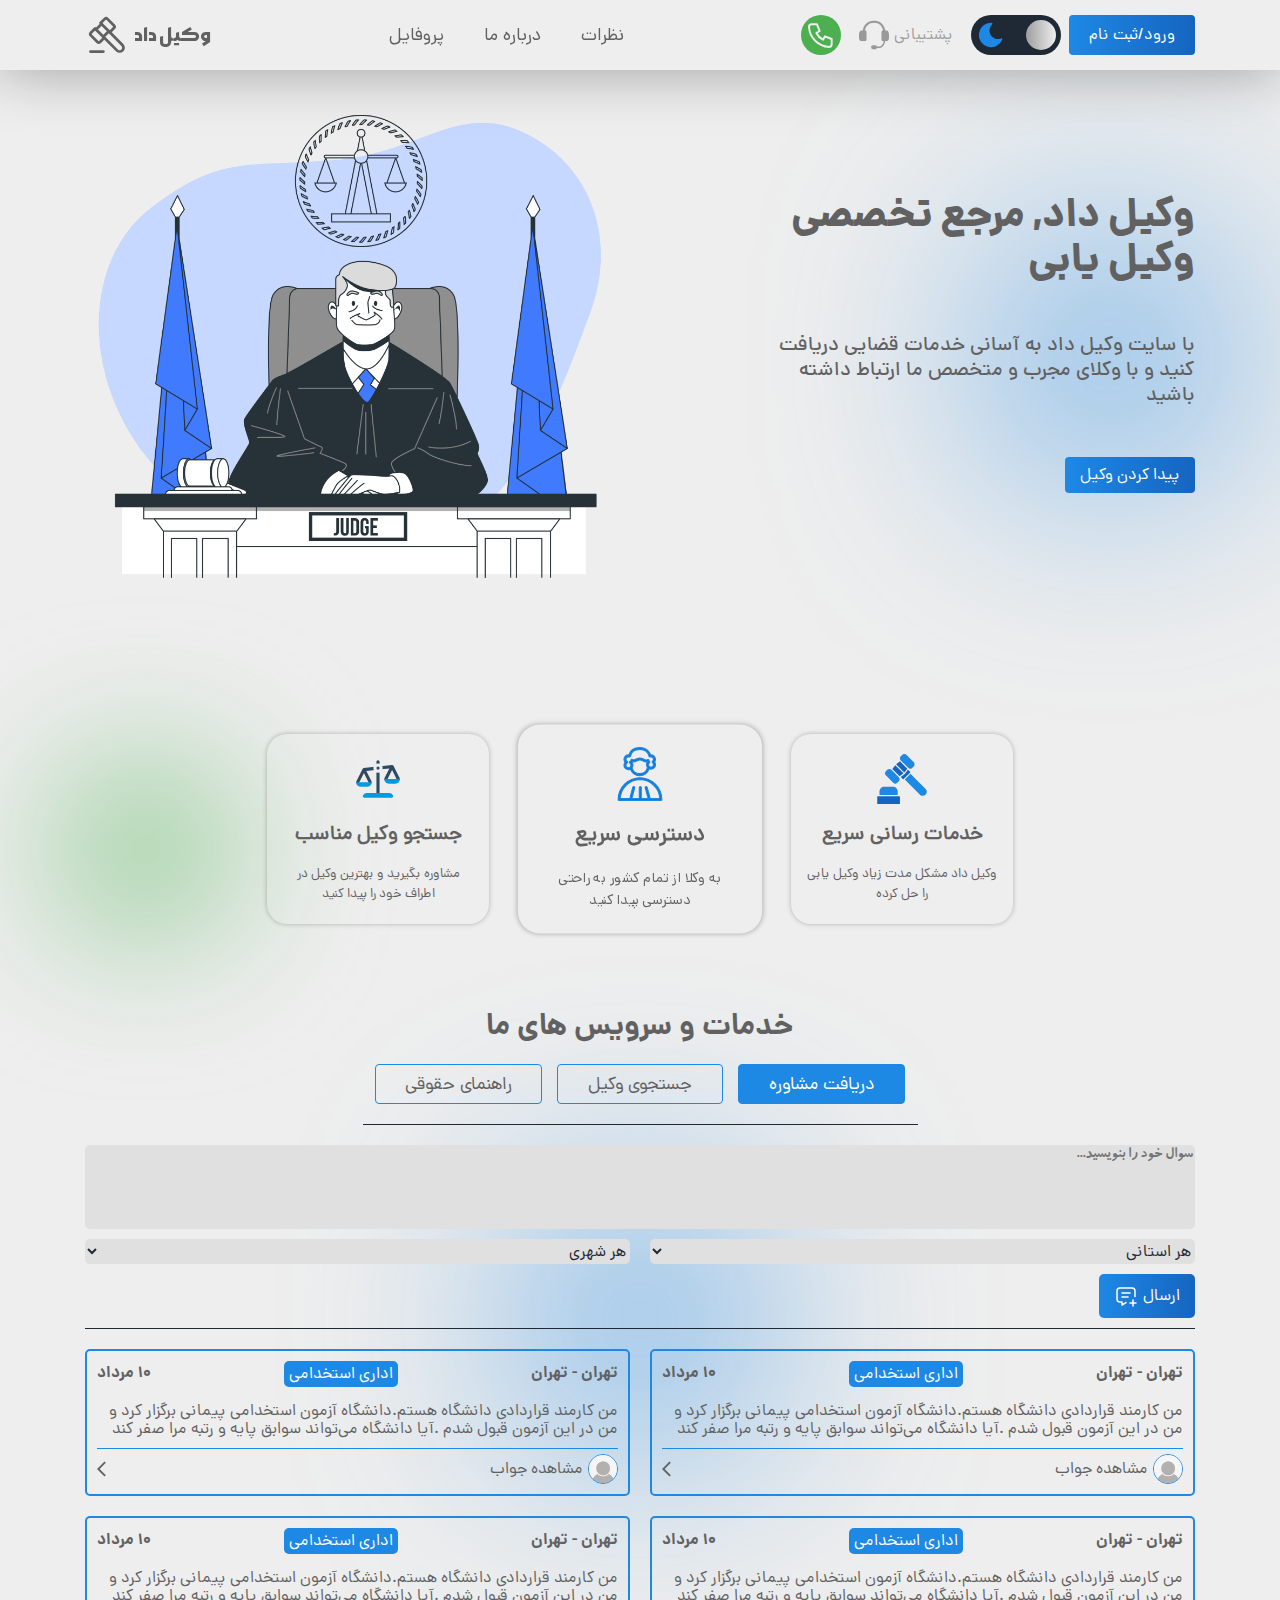
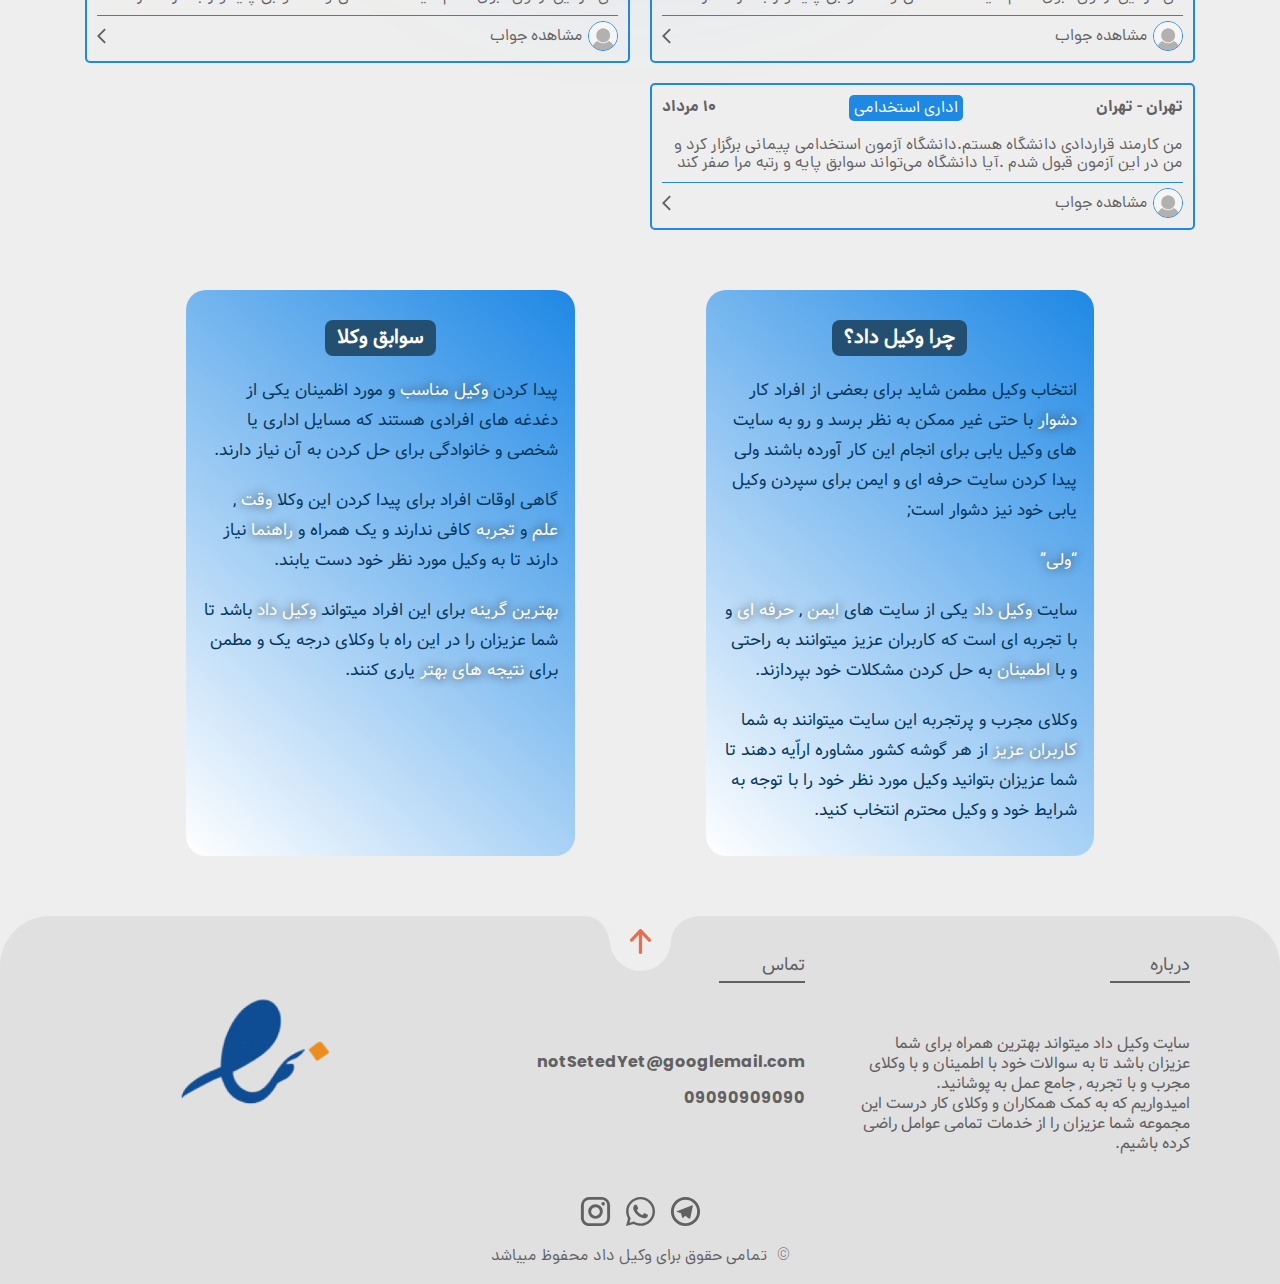
<file: index.html>
<!DOCTYPE html>
<html lang="fa" dir="rtl" >
<head>
    <meta charset="UTF-8">
    <meta name="viewport" content="width=device-width, initial-scale=1.0">
    <title>Vakil dad</title>
    <link rel="shortcut icon" href="images/faw2.png" type="image/png">
    <link rel="stylesheet" href="style/reset.css">
    <link rel="stylesheet" href="style/grid.css">
    <link rel="stylesheet" href="style/style.css">
    <link rel="stylesheet" href="style/responsive.css">

    <script src="js/app.js" defer></script>
    
</head>
<body>
  <svg class="hidden">
    <symbol id="info-hammer-icon" xmlns="http://www.w3.org/2000/svg" xmlns:xlink="http://www.w3.org/1999/xlink" xmlns:xodm="http://www.corel.com/coreldraw/odm/2003" xml:space="preserve" width="50" height="50" version="1.1" style="shape-rendering:geometricPrecision; text-rendering:geometricPrecision; image-rendering:optimizeQuality; fill-rule:evenodd; clip-rule:evenodd" viewBox="0 0 1706.66 1706.66">
      <defs>
       <style type="text/css">
        
         .fil0 {fill:black}
        
       </style>
      </defs>
      <g id="Layer_x0020_1">
       <metadata id="CorelCorpID_0Corel-Layer"/>
       <line class="fil0" x1="315.12" y1="603.47" x2="315.12" y2="603.47" id="id_101" style="fill: rgb(30, 136, 229);"/>
       <g id="_3060913003456">
        <path class="fil0" d="M624.84 1011.8c-26.39,0 -51.25,-10.28 -69.86,-28.89l-253.89 -253.89c-38.54,-38.54 -38.54,-101.19 0,-139.72l50.83 -50.83c38.47,-38.47 101.25,-38.47 139.72,0l253.89 253.89c38.47,38.47 38.47,101.24 0,139.72 -40.38,40.38 -67.67,79.73 -120.7,79.73z" id="id_102" style="fill: rgb(30, 136, 229);"/>
        <path class="fil0" d="M1134.56 502.22c-26.53,0 -51.25,-10.28 -69.86,-28.89l-254.02 -253.89c-38.47,-38.47 -38.47,-101.25 0,-139.72 40.12,-40.12 67.74,-79.72 120.69,-79.72 26.39,0 51.25,10.28 69.86,28.89l253.89 253.89c38.47,38.47 38.47,101.25 0,139.72 -40.19,40.19 -67.7,79.72 -120.56,79.72z" id="id_103" style="fill: rgb(30, 136, 229);"/>
       </g>
       <path class="fil0" d="M522.75 513.01l101.41 -132.72 280.19 280.19 -132.46 101.67 -249.13 -249.13zm129.24 -161.55l133.07 -101.07 249.21 249.09 -102.06 132.2 -280.22 -280.22z" id="id_104" style="fill: rgb(21, 101, 192);"/>
       <path class="fil0" d="M894.84 859.3c-5.28,0 -10.42,-2.08 -14.17,-5.83l-70.33 -70.43 136.31 -104.62 108.51 -140.56 70.51 70.6c7.78,7.78 7.78,20.42 0,28.33l-216.53 216.66c-3.89,3.76 -9.03,5.84 -14.31,5.84z" id="id_105" style="fill: rgb(21, 101, 192);"/>
       <path class="fil0" d="M1562.48 1426.8c-35,0 -69.86,-13.33 -96.53,-39.86l-516.8 -516.93 193 -193.11 516.85 516.85c85.85,85.85 24.31,233.06 -96.53,233.06z" id="id_106" style="fill: rgb(30, 136, 229);"/>
       <path class="fil0" d="M763.31 1706.66l-735.56 0c-11.11,0 -20,-9.03 -20,-20l0 -224.58c0,-10.97 8.89,-20 20,-20l735.56 0c11.11,0 20,9.03 20,20l0 224.58c0,10.97 -9.03,20 -20,20z" id="id_107" style="fill: rgb(21, 101, 192);"/>
       <path class="fil0" d="M84.84 1402.08l0 -120.56c0,-88.75 72.22,-160.97 160.97,-160.97l299.44 0c88.75,0 160.97,72.22 160.97,160.97l0 120.56 -621.39 0z" id="id_108" style="fill: rgb(30, 136, 229);"/>
      </g>
     </symbol>
     <symbol id="judge-icon" xmlns="http://www.w3.org/2000/svg" width="50" height="50" viewBox="0 0 76 92" fill="none">
      <path d="M37.997 52.3857C17.953 52.3857 1.64499 68.6957 1.64499 88.7427C1.64499 89.5717 2.31699 90.2427 3.14499 90.2427H72.855C73.683 90.2427 74.355 89.5717 74.355 88.7427C74.355 68.6957 58.044 52.3857 37.997 52.3857ZM54.993 87.2437L49.803 68.1857C49.585 67.3857 48.764 66.9127 47.961 67.1327C47.162 67.3507 46.69 68.1747 46.908 68.9737L51.883 87.2437H40.006V68.7437C40.006 67.9147 39.334 67.2437 38.506 67.2437C37.678 67.2437 37.006 67.9147 37.006 68.7437V87.2437H24.2L28.973 68.9587C29.182 68.1567 28.702 67.3377 27.901 67.1287C27.097 66.9187 26.28 67.3997 26.071 68.2007L21.1 87.2437H4.67699C5.46399 69.5437 20.108 55.3867 37.995 55.3867C55.886 55.3867 70.532 69.5447 71.32 87.2437H54.993Z" fill="#1565c0" stroke="#1e88e5" stroke-width="2.2" id="id_101"/>
      <path d="M18.688 38.6558C19.888 38.6558 21.019 38.3608 22.02 37.8468C24.364 44.2418 30.481 48.5898 37.409 48.5898C44.763 48.5898 51.031 43.8138 53.091 36.9668C54.084 37.4688 55.201 37.7588 56.388 37.7588C60.433 37.7588 63.723 34.4688 63.723 30.4248C63.723 28.7808 63.177 27.2098 62.19 25.9368C63.177 24.6648 63.723 23.0938 63.723 21.4488C63.723 17.4048 60.433 14.1148 56.388 14.1148C56.209 14.1148 56.031 14.1208 55.853 14.1348C53.221 6.78579 45.967 1.75879 37.76 1.75879C28.61 1.75879 21.568 6.57579 19.43 14.1528C19.184 14.1278 18.937 14.1158 18.689 14.1158C14.644 14.1158 11.354 17.4058 11.354 21.4498C11.354 23.3098 12.046 25.0548 13.267 26.3868C12.046 27.7188 11.354 29.4638 11.354 31.3238C11.353 35.3658 14.643 38.6558 18.688 38.6558ZM37.409 45.5898C31.38 45.5898 26.104 41.5618 24.503 35.7738C25.452 34.5378 26.023 32.9968 26.023 31.3208C26.023 29.5718 25.411 27.9258 24.325 26.6288C24.706 26.2728 25.024 25.8688 25.278 25.4418C26.439 25.9358 27.517 25.7328 28.914 25.4668L29.109 25.4298C30.774 25.1158 32.045 24.4188 33.166 23.8048C34.565 23.0378 35.774 22.3758 37.693 22.3758C39.898 22.3758 41.611 23.2728 43.267 24.1418C44.257 24.6608 45.193 25.1508 46.175 25.4078C47.627 25.7878 49.109 25.7538 50.429 25.3328C50.51 25.4888 50.597 25.6478 50.691 25.8048C49.638 27.0998 49.054 28.7218 49.054 30.4248C49.054 32.0788 49.611 33.6018 50.538 34.8298C49.293 41.0928 43.862 45.5898 37.409 45.5898ZM16.387 25.1148C15.114 24.3138 14.353 22.9438 14.353 21.4478C14.353 19.0578 16.297 17.1138 18.688 17.1138C18.98 17.1138 19.271 17.1428 19.552 17.1998C19.736 17.2368 19.92 17.2388 20.099 17.2088C20.16 17.2298 20.223 17.2458 20.287 17.2588C21.101 17.4138 21.889 16.8908 22.05 16.0778C23.409 9.20079 29.575 4.75679 37.759 4.75679C45.118 4.75679 51.333 9.25279 53.31 16.0138C53.376 16.6378 53.836 17.1508 54.459 17.2998C54.756 17.3718 55.06 17.3458 55.334 17.2408C55.677 17.1558 56.03 17.1128 56.387 17.1128C58.778 17.1128 60.722 19.0568 60.722 21.4468C60.722 22.7388 60.151 23.9538 59.156 24.7808C58.812 25.0658 58.614 25.4888 58.614 25.9348C58.614 26.3808 58.812 26.8038 59.155 27.0888C60.151 27.9158 60.722 29.1318 60.722 30.4228C60.722 32.8128 58.778 34.7568 56.387 34.7568C53.997 34.7568 52.053 32.8128 52.053 30.4228C52.053 29.1258 52.627 27.9078 53.628 27.0808C53.972 26.7958 54.171 26.3728 54.172 25.9268C54.173 25.4808 53.974 25.0568 53.631 24.7708C53.383 24.5648 52.894 23.6378 52.604 22.8268C52.451 22.3938 52.106 22.0558 51.671 21.9088C51.236 21.7638 50.758 21.8218 50.372 22.0718C49.458 22.6678 48.174 22.8288 46.932 22.5048C46.281 22.3348 45.529 21.9408 44.659 21.4838C42.866 20.5448 40.636 19.3758 37.692 19.3758C35.005 19.3758 33.261 20.3318 31.723 21.1738C30.707 21.7298 29.747 22.2558 28.551 22.4818L28.353 22.5198C26.448 22.8818 26.448 22.8798 25.566 21.9938C25.145 21.5708 24.516 21.4388 23.961 21.6528C23.406 21.8678 23.03 22.3908 23.004 22.9858C22.977 23.6188 22.456 24.6428 21.386 24.9368C20.813 25.0938 20.386 25.5758 20.299 26.1648C20.213 26.7538 20.482 27.3378 20.986 27.6538C22.261 28.4538 23.023 29.8258 23.023 31.3228C23.023 33.7128 21.079 35.6568 18.689 35.6568C16.298 35.6568 14.354 33.7128 14.354 31.3228C14.354 29.8278 15.115 28.4568 16.388 27.6558C16.825 27.3818 17.089 26.9018 17.089 26.3858C17.089 25.8698 16.824 25.3898 16.387 25.1148Z" fill="#1565c0" stroke="#1e88e5" stroke-width="2.2" id="id_102"/>
    </symbol>
    <symbol id="scale-icon" xmlns="http://www.w3.org/2000/svg" viewBox="0 0 32 32"><defs><style>.cls-1{fill:#2d4a60;}.cls-2{fill:#eaeff0;}.cls-3{fill:#009ae0;}</style></defs><title>Decision</title><g id="Desicion"><path class="cls-1" d="M16,27a1,1,0,0,1-1-1V5a1,1,0,0,1,2,0V26A1,1,0,0,1,16,27Z"></path><path class="cls-1" d="M29.9,15.553l-4-8a.993.993,0,0,0-1-.547l-7.01.78A1,1,0,1,0,18.1,9.773L23.283,9.2l-3.178,6.356a1,1,0,0,0,1.79.894L25,10.237l3.105,6.21a1,1,0,1,0,1.79-.894Z"></path><path class="cls-1" d="M13.9,8.227,6.89,9.006a1,1,0,0,0-.785.547l-4,8a1,1,0,0,0,1.79.894L7,12.236l3.105,6.211a1,1,0,1,0,1.79-.894L8.536,10.835l5.584-.621A1,1,0,1,0,13.9,8.227Z"></path><circle class="cls-2" cx="16" cy="9" r="3"></circle><circle class="cls-1" cx="16" cy="9" r="1"></circle><path class="cls-3" d="M7.272,28a1,1,0,0,1-.9-1.451A3,3,0,0,1,9,25H23a3,3,0,0,1,2.625,1.549,1,1,0,0,1-.9,1.451Z"></path><path class="cls-3" d="M23,19a3,3,0,0,1-3-3H30a3,3,0,0,1-3,3Z"></path><path class="cls-3" d="M5,21a3,3,0,0,1-3-3H12a3,3,0,0,1-3,3Z"></path></g>
    </symbol>
    <symbol id="star-icon" class="icon icon-tabler icon-tabler-star" width="20" height="20" viewBox="0 0 24 24" stroke-width="1.5" stroke="currentColor" fill="none" stroke-linecap="round" stroke-linejoin="round">
      <path stroke="none" d="M0 0h24v24H0z" fill="none"/>
      <path d="M12 17.75l-6.172 3.245l1.179 -6.873l-5 -4.867l6.9 -1l3.086 -6.253l3.086 6.253l6.9 1l-5 4.867l1.179 6.873z" />
    </symbol>
    <symbol id="arrow-left-icon" height="18px" viewBox="0 -960 960 960" width="18px" fill="currentColor"><path d="M400-80 0-480l400-400 71 71-329 329 329 329-71 71Z"/></symbol>  
    <symbol id="message-plus-icon" class="icon icon-tabler icon-tabler-message-plus" width="24" height="24" viewBox="0 0 24 24" stroke-width="1.5" stroke="currentColor" fill="none" stroke-linecap="round" stroke-linejoin="round">
      <path stroke="none" d="M0 0h24v24H0z" fill="none"/>
      <path d="M8 9h8" />
      <path d="M8 13h6" />
      <path d="M12.01 18.594l-4.01 2.406v-3h-2a3 3 0 0 1 -3 -3v-8a3 3 0 0 1 3 -3h12a3 3 0 0 1 3 3v5.5" />
      <path d="M16 19h6" />
      <path d="M19 16v6" />
    </symbol>
    <symbol id="search-icon" class="icon icon-tabler icon-tabler-search" width="24" height="24" viewBox="0 0 24 24" stroke-width="1.5" stroke="currentColor" fill="none" stroke-linecap="round" stroke-linejoin="round">
      <path stroke="none" d="M0 0h24v24H0z" fill="none"/>
      <path d="M10 10m-7 0a7 7 0 1 0 14 0a7 7 0 1 0 -14 0" />
      <path d="M21 21l-6 -6" />
    </symbol>
  </svg>
    
    <header class="header">
        <div class="container">
            <div class="header__mobile-wrapper"> 
               <div class="header__mobile-menu">
                <span class="line"></span>
               </div> 
                
            <div class="header-wrapper">
                <div class="header__btns-wrapper">
                    <a href="newpanel.html" class="btn header__login-btn"><span class="header__login-btn-text">ورود/ثبت نام</span>
                        <svg class="header__login-icon icon icon-tabler icon-tabler-login" width="30" height="30" viewBox="0 0 24 24" stroke-width="1.5" stroke="#fff" fill="none" stroke-linecap="round" stroke-linejoin="round">
                            <path stroke="none" d="M0 0h24v24H0z" fill="none"/>
                            <path d="M15 8v-2a2 2 0 0 0 -2 -2h-7a2 2 0 0 0 -2 2v12a2 2 0 0 0 2 2h7a2 2 0 0 0 2 -2v-2" />
                            <path d="M21 12h-13l3 -3" />
                            <path d="M11 15l-3 -3" />
                        </svg>
                    </a>
                    <div class="header__theme-changer">
                        
                        <svg  class="icon icon-tabler icon-tabler-sun-high" width="44" height="44" viewBox="0 0 24 24" stroke-width="1.5" stroke="#000000" fill="none" stroke-linecap="round" stroke-linejoin="round">
                            <path stroke="none" d="M0 0h24v24H0z" fill="none"/>
                            <path d="M14.828 14.828a4 4 0 1 0 -5.656 -5.656a4 4 0 0 0 5.656 5.656z" />
                            <path d="M6.343 17.657l-1.414 1.414" />
                            <path d="M6.343 6.343l-1.414 -1.414" />
                            <path d="M17.657 6.343l1.414 -1.414" />
                            <path d="M17.657 17.657l1.414 1.414" />
                            <path d="M4 12h-2" />
                            <path d="M12 4v-2" />
                            <path d="M20 12h2" />
                            <path d="M12 20v2" />
                        </svg>
                        <svg class="icon icon-tabler icon-tabler-moon" width="44" height="44" viewBox="0 0 24 24" stroke-width="1.5" stroke="#000000" fill="none" stroke-linecap="round" stroke-linejoin="round">
                            <path stroke="none" d="M0 0h24v24H0z" fill="none"/>
                            <path d="M12 3c.132 0 .263 0 .393 0a7.5 7.5 0 0 0 7.92 12.446a9 9 0 1 1 -8.313 -12.454z" />
                        </svg>
                        <div class="circle"></div>
                    </div>
                    <a href="http://www.goftino.com" class="header__support-link">
                        <svg class="header__support-icon" fill="#999" height="16px" width="16px" version="1.1" id="Capa_1" xmlns="http://www.w3.org/2000/svg" xmlns:xlink="http://www.w3.org/1999/xlink" viewBox="0 0 361.014 361.014" xml:space="preserve"><g><g id="Layer_5_47_"><path d="M331.035,126.94H318.01c-3.563,0-3.682-2.333-3.805-3.494C307.375,59.094,252.77,8.791,186.637,8.791h-12.26
                            c-65.644,0-119.929,49.56-127.409,113.229c-0.191,1.631-0.291,4.92-3.291,4.92H29.978C20.987,126.94,0,136.401,0,184.18v25.075
                            c0,35.436,20.987,43.609,29.978,43.609h43.584c8.991,0,16.347-7.356,16.347-16.347v-93.23c0-8.991-7.356-16.347-16.347-16.347
                            c0,0-2.052-0.18-1.529-3.835c7.192-50.319,50.129-89.313,102.344-89.313h12.26c51.86,0,94.912,38.418,102.2,88.288
                            c0.235,1.608,1.111,4.86-1.385,4.86c-8.991,0-16.347,7.356-16.347,16.347v93.23c0,8.991,7.356,16.347,16.347,16.347h8.184
                            c2.25,0,1.868,1.798,1.667,2.704c-6.667,30.104-21.637,64.256-55.238,64.256h-24.889c-2.54,0-3.167-1.861-3.65-2.743
                            c-4.032-7.367-11.851-12.364-20.841-12.364h-22.933c-13.118,0-23.753,10.634-23.753,23.753c0,13.119,10.635,23.752,23.753,23.752
                            h22.933c9.112,0,17.023-5.132,21.005-12.662c0.348-0.658,0.633-2.026,3.321-2.026h25.054c22.823,0,53.365-11.341,69.259-65.373
                            c1.694-5.758,3.068-11.496,4.187-17.026c0.154-0.761,0.25-2.27,2.625-2.27h12.9c8.991,0,29.978-8.174,29.978-43.609v-25.075
                            C361.013,137.082,340.026,126.94,331.035,126.94z"></path></g></g>
                        </svg>
                        <span>پشتیبانی</span>
                    </a>
                    <div class="call-btn" title="برای کپی شدن شماره تماس کلیک کنید">
                        <svg class="icon icon-tabler icon-tabler-phone" width="32" height="32" viewBox="0 0 24 24" stroke-width="1.5" stroke="#ffffff" fill="none" stroke-linecap="round" stroke-linejoin="round">
                            <path stroke="none" d="M0 0h24v24H0z" fill="none"/>
                            <path d="M5 4h4l2 5l-2.5 1.5a11 11 0 0 0 5 5l1.5 -2.5l5 2v4a2 2 0 0 1 -2 2a16 16 0 0 1 -15 -15a2 2 0 0 1 2 -2" />
                          </svg>
                    </div>
                </div>
                <nav class="header__nav">
                    <ul class="nav-list">
                        <li class="nav-list__item"><a href="#" class="nav-list__link">نظرات</a></li>
                        <li class="nav-list__item"><a href="#description" class="nav-list__link">درباره ما</a></li>
                        <li class="nav-list__item"><a href="#" class="nav-list__link">پروفایل</a></li>
                    </ul>
                </nav>   
                <div class="header__logo-box">
                    <span class="header__logo-text">وکیل داد</span>
                
                <svg  class="icon icon-tabler icon-tabler-gavel" width="44" height="44" viewBox="0 0 24 24" stroke-width="1.5" stroke="#000000" fill="none" stroke-linecap="round" stroke-linejoin="round">
                    <path stroke="none" d="M0 0h24v24H0z" fill="none"/>
                    <path d="M13 10l7.383 7.418c.823 .82 .823 2.148 0 2.967a2.11 2.11 0 0 1 -2.976 0l-7.407 -7.385" />
                    <path d="M6 9l4 4" />
                    <path d="M13 10l-4 -4" />
                    <path d="M3 21h7" />
                    <path d="M6.793 15.793l-3.586 -3.586a1 1 0 0 1 0 -1.414l2.293 -2.293l.5 .5l3 -3l-.5 -.5l2.293 -2.293a1 1 0 0 1 1.414 0l3.586 3.586a1 1 0 0 1 0 1.414l-2.293 2.293l-.5 -.5l-3 3l.5 .5l-2.293 2.293a1 1 0 0 1 -1.414 0z" />
                </svg>
                </div>
            </div>

            <div class="header__mobile-logo-box">
                <span class="header__logo-text">وکیل داد</span>
            
                <svg  class="icon icon-tabler icon-tabler-gavel" width="44" height="44" viewBox="0 0 24 24" stroke-width="1.5" stroke="#000000" fill="none" stroke-linecap="round" stroke-linejoin="round">
                    <path stroke="none" d="M0 0h24v24H0z" fill="none"/>
                    <path d="M13 10l7.383 7.418c.823 .82 .823 2.148 0 2.967a2.11 2.11 0 0 1 -2.976 0l-7.407 -7.385" />
                    <path d="M6 9l4 4" />
                    <path d="M13 10l-4 -4" />
                    <path d="M3 21h7" />
                    <path d="M6.793 15.793l-3.586 -3.586a1 1 0 0 1 0 -1.414l2.293 -2.293l.5 .5l3 -3l-.5 -.5l2.293 -2.293a1 1 0 0 1 1.414 0l3.586 3.586a1 1 0 0 1 0 1.414l-2.293 2.293l-.5 -.5l-3 3l.5 .5l-2.293 2.293a1 1 0 0 1 -1.414 0z" />
                </svg>
                </div>
            </div>
        </div>
    </header>
    <main class="main">
        <section class="main-head"> 
        <div class="container">
          <div class="row">
            <div class="col-12 col-md-6 col-lg-5">
              <div class="main-head__details">
                <h1 class="main-head__title">وکیل داد, مرجع تخصصی وکیل یابی</h1>
                <h2 class="main-head__caption">با سایت وکیل داد به آسانی خدمات قضایی دریافت کنید و با وکلای مجرب و متخصص ما ارتباط داشته باشید</h2>
                <a href="#services" class="btn main-head__btn">پیدا کردن وکیل</a>
                <div class="fade-circle main-head__circle"></div>
              </div>
            </div>
            
            <div class="col-8 col-md-6 col-lg-6">
              <img src="images/judgeicons/1.png" alt="" class="main-head__img">
            </div>
          </div>
        </div>
        </section>
        <section class="info-box" id="info-box">
          <div class="container">
            <div class="info-box__Wrapper">
            <div class="info-box__box">
              <svg style="width: 50px; height: 50px;">
                <use href="#info-hammer-icon"></use>
              </svg>
              <h5 class="info-box__title">خدمات رسانی سریع</h5>
              <p class="info-box__caption">وکیل داد مشکل مدت زیاد وکیل یابی را حل کرده</p>
            </div>
            <div class="info-box__box info-box__box--center">
              <svg style="width: 50px; height: 50px;">
                <use href="#judge-icon"></use>
              </svg>
              <h5 class="info-box__title">دسترسی سریع</h5>
              <p class="info-box__caption">به وکلا از تمام کشور به راحتی دسترسی پیدا کنید</p>
            </div>
            <div class="info-box__box">
              <svg style="width: 50px; height: 50px;">
                <use href="#scale-icon"></use>
              </svg>
              <h5 class="info-box__title">جستجو وکیل مناسب</h5>
              <p class="info-box__caption">مشاوره بگیرید و بهترین وکیل در اطراف خود را پیدا کنید</p>
            </div>
            </div>
            <div class="fade-circle2 info-box__circle"></div>
          </div>
        </section>
        <section class="services" id="services">
            <div class="container">
                <h2 class="services__title">خدمات و سرویس های ما</h2>
                <div class="services__btn-wrapper">
                        <p class="services__link services__link--active" id="services-btn-1">دریافت مشاوره</p>
                        <p class="services__link" id="services-btn-2">جستجوی وکیل</p>
                        <p class="services__link" id="services-btn-3">راهنمای حقوقی</p>
                </div>
                <div class="insert-service-box">
                  <form class="services__content" action="" method="post">
                    <textarea name="question-area" id="question-area" cols="30" rows="5" placeholder="سوال خود را بنویسید..." class="services__text-area" maxlength="1400" minlength="100"></textarea>
                    <div class="services__select-wrapper">
                        <select name="state" id="state-select" class="services__select-box state-select">
                        </select>
                        <select name="city" id="city-select" class="services__select-box city-select">
                        </select>
                    </div>
                    <div class="btn services__form-submit-btn" id="service1-submit-btn">ارسال<svg style="width: 24px;height: 24px; margin-right: .5rem;"><use href="#message-plus-icon"></use></svg></div>
                  </form>
                  <form action="" class="find-form">
                    <select name="state" id="state-select" class="find-form__select state-select">
                        
                    </select>
                    <select name="city" id="city-select" class="find-form__select city-select">
                        
                    </select>
                    <select name="skill" id="skill-select" class="find-form__select skill-select">
                        <option value="everyskill">هر تخصصی</option>
                    </select>
                    <input type="text" maxlength="30" placeholder="جستجو در نام..." class="find-form__select">
                    <div class="btn services__form-submit-btn" id="services2-submit-btn">جستجو <svg style="width: 24px;height: 24px; margin-right: .5rem;"><use href="#search-icon"></use></svg></div>
                  </form>
                  <form action="" class="legal-info services-show">
                    <select name="legal-info-select" class="legal-info__select skill-select" id="">
                        <option value="everyskill">هر تخصصی</option>
                    </select>
                    <div class="btn services__form-submit-btn">جستجو <svg style="width: 24px;height: 24px; margin-right: .5rem;"><use href="#search-icon"></use></svg></div>
                  </form>
                  <div class="fade-circle insert-service-box__circle"></div>
                </div>
                <div class="service-content-Box">
                    <!-- <div class="find-wrapper">
                      <div class="profile-card">
                        <img src="images/defaultProfile.png" class="profile-card__image">
                        <div class="profile-card__star-wrapper">
                            <svg style="width: 20px; height: 20px;">
                              <use href="#star-icon"></use>
                            </svg>
                            <svg style="width: 20px; height: 20px;">
                              <use href="#star-icon"></use>
                            </svg>
                            <svg style="width: 20px; height: 20px;">
                              <use href="#star-icon"></use>
                            </svg>
                            <svg style="width: 20px; height: 20px;">
                              <use href="#star-icon"></use>
                            </svg>
                            <svg style="width: 20px; height: 20px;">
                              <use href="#star-icon"></use>
                            </svg>
                              
                        </div>
  
                          </img>
                          <div class="profile-card__content-wrapper">
                              <h4 class="profile-card__name">نام و نام خانوادگی</h4>
                              <p class="profile-card__city">شهر و استان</p>
                          </div>
                          <div class="profile-card__button-wrapper">
                          <div class="profile-card__button" id="CounselingBtn">درخواست مشاوره</div>
                          <div class="profile-card__button" id="viewProfileBtn">مشاهده پروفایل</div>
                          </div>
                      </div>
                      <div class="profile-card">
                        <img src="images/defaultProfile.png" class="profile-card__image">
                        <div class="profile-card__star-wrapper">
                            <svg style="width: 20px; height: 20px;">
                              <use href="#star-icon"></use>
                            </svg>
                            <svg style="width: 20px; height: 20px;">
                              <use href="#star-icon"></use>
                            </svg>
                            <svg style="width: 20px; height: 20px;">
                              <use href="#star-icon"></use>
                            </svg>
                            <svg style="width: 20px; height: 20px;">
                              <use href="#star-icon"></use>
                            </svg>
                            <svg style="width: 20px; height: 20px;">
                              <use href="#star-icon"></use>
                            </svg>
                              
                        </div>
  
                          </img>
                          <div class="profile-card__content-wrapper">
                              <h4 class="profile-card__name">نام و نام خانوادگی</h4>
                              <p class="profile-card__city">شهر و استان</p>
                          </div>
                          <div class="profile-card__button-wrapper">
                          <div class="profile-card__button" id="CounselingBtn">درخواست مشاوره</div>
                          <div class="profile-card__button" id="viewProfileBtn">مشاهده پروفایل</div>
                          </div>
                      </div>
                      <div class="profile-card">
                        <img src="images/defaultProfile.png" class="profile-card__image">
                        <div class="profile-card__star-wrapper">
                            <svg style="width: 20px; height: 20px;">
                              <use href="#star-icon"></use>
                            </svg>
                            <svg style="width: 20px; height: 20px;">
                              <use href="#star-icon"></use>
                            </svg>
                            <svg style="width: 20px; height: 20px;">
                              <use href="#star-icon"></use>
                            </svg>
                            <svg style="width: 20px; height: 20px;">
                              <use href="#star-icon"></use>
                            </svg>
                            <svg style="width: 20px; height: 20px;">
                              <use href="#star-icon"></use>
                            </svg>
                              
                        </div>
  
                          </img>
                          <div class="profile-card__content-wrapper">
                              <h4 class="profile-card__name">نام و نام خانوادگی</h4>
                              <p class="profile-card__city">شهر و استان</p>
                          </div>
                          <div class="profile-card__button-wrapper">
                          <div class="profile-card__button" id="CounselingBtn">درخواست مشاوره</div>
                          <div class="profile-card__button" id="viewProfileBtn">مشاهده پروفایل</div>
                          </div>
                      </div>
                      <div class="profile-card">
                        <img src="images/defaultProfile.png" class="profile-card__image">
                        <div class="profile-card__star-wrapper">
                            <svg style="width: 20px; height: 20px;">
                              <use href="#star-icon"></use>
                            </svg>
                            <svg style="width: 20px; height: 20px;">
                              <use href="#star-icon"></use>
                            </svg>
                            <svg style="width: 20px; height: 20px;">
                              <use href="#star-icon"></use>
                            </svg>
                            <svg style="width: 20px; height: 20px;">
                              <use href="#star-icon"></use>
                            </svg>
                            <svg style="width: 20px; height: 20px;">
                              <use href="#star-icon"></use>
                            </svg>
                              
                        </div>
  
                          </img>
                          <div class="profile-card__content-wrapper">
                              <h4 class="profile-card__name">نام و نام خانوادگی</h4>
                              <p class="profile-card__city">شهر و استان</p>
                          </div>
                          <div class="profile-card__button-wrapper">
                          <div class="profile-card__button" id="CounselingBtn">درخواست مشاوره</div>
                          <div class="profile-card__button" id="viewProfileBtn">مشاهده پروفایل</div>
                          </div>
                      </div>
                      <div class="profile-card">
                        <img src="images/defaultProfile.png" class="profile-card__image">
                        <div class="profile-card__star-wrapper">
                            <svg style="width: 20px; height: 20px;">
                              <use href="#star-icon"></use>
                            </svg>
                            <svg style="width: 20px; height: 20px;">
                              <use href="#star-icon"></use>
                            </svg>
                            <svg style="width: 20px; height: 20px;">
                              <use href="#star-icon"></use>
                            </svg>
                            <svg style="width: 20px; height: 20px;">
                              <use href="#star-icon"></use>
                            </svg>
                            <svg style="width: 20px; height: 20px;">
                              <use href="#star-icon"></use>
                            </svg>
                              
                        </div>
  
                          </img>
                          <div class="profile-card__content-wrapper">
                              <h4 class="profile-card__name">نام و نام خانوادگی</h4>
                              <p class="profile-card__city">شهر و استان</p>
                          </div>
                          <div class="profile-card__button-wrapper">
                          <div class="profile-card__button" id="CounselingBtn">درخواست مشاوره</div>
                          <div class="profile-card__button" id="viewProfileBtn">مشاهده پروفایل</div>
                          </div>
                      </div>
                      <div class="profile-card">
                        <img src="images/defaultProfile.png" class="profile-card__image">
                        <div class="profile-card__star-wrapper">
                            <svg style="width: 20px; height: 20px;">
                              <use href="#star-icon"></use>
                            </svg>
                            <svg style="width: 20px; height: 20px;">
                              <use href="#star-icon"></use>
                            </svg>
                            <svg style="width: 20px; height: 20px;">
                              <use href="#star-icon"></use>
                            </svg>
                            <svg style="width: 20px; height: 20px;">
                              <use href="#star-icon"></use>
                            </svg>
                            <svg style="width: 20px; height: 20px;">
                              <use href="#star-icon"></use>
                            </svg>
                              
                        </div>
  
                          </img>
                          <div class="profile-card__content-wrapper">
                              <h4 class="profile-card__name">نام و نام خانوادگی</h4>
                              <p class="profile-card__city">شهر و استان</p>
                          </div>
                          <div class="profile-card__button-wrapper">
                          <div class="profile-card__button" id="CounselingBtn">درخواست مشاوره</div>
                          <div class="profile-card__button" id="viewProfileBtn">مشاهده پروفایل</div>
                          </div>
                      </div>
                    </div> -->
                    <div class="get-Counseling__wrapper">
                      <div class="Counseling-box">
                        <div class="Counseling-box__info-wrapper">
                          <span class="Counseling-box__state-city">تهران - تهران</span>
                          <span class="Counseling-box__skill">اداری استخدامی</span>
                          <span class="Counseling-box__date">10 مرداد</span>
                        </div>
                        <span class="Counseling-box__text">من کارمند قراردادی دانشگاه هستم.دانشگاه آزمون استخدامی پیمانی برگزار کرد و من در این آزمون قبول شدم .آیا دانشگاه می‌تواند سوابق پایه و رتبه مرا صفر کند</span>
                        <div class="Counseling-box__see-answer">
                          <img src="images/defaultProfile.png" alt="" class="Counseling-box__see-answer-image">
                          <span class="Counseling-box__see-answer-text">مشاهده جواب</span>
                          <svg class="Counseling-box__see-answer-icon" style="width: 18px; height: 18px;"><use href="#arrow-left-icon"></use></svg>
                        </div>
                      </div>
                      <div class="Counseling-box">
                        <div class="Counseling-box__info-wrapper">
                          <span class="Counseling-box__state-city">تهران - تهران</span>
                          <span class="Counseling-box__skill">اداری استخدامی</span>
                          <span class="Counseling-box__date">10 مرداد</span>
                        </div>
                        <span class="Counseling-box__text">من کارمند قراردادی دانشگاه هستم.دانشگاه آزمون استخدامی پیمانی برگزار کرد و من در این آزمون قبول شدم .آیا دانشگاه می‌تواند سوابق پایه و رتبه مرا صفر کند</span>
                        <div class="Counseling-box__see-answer">
                          <img src="images/defaultProfile.png" alt="" class="Counseling-box__see-answer-image">
                          <span class="Counseling-box__see-answer-text">مشاهده جواب</span>
                          <svg class="Counseling-box__see-answer-icon" style="width: 18px; height: 18px;"><use href="#arrow-left-icon"></use></svg>
                        </div>
                      </div>
                      <div class="Counseling-box">
                        <div class="Counseling-box__info-wrapper">
                          <span class="Counseling-box__state-city">تهران - تهران</span>
                          <span class="Counseling-box__skill">اداری استخدامی</span>
                          <span class="Counseling-box__date">10 مرداد</span>
                        </div>
                        <span class="Counseling-box__text">من کارمند قراردادی دانشگاه هستم.دانشگاه آزمون استخدامی پیمانی برگزار کرد و من در این آزمون قبول شدم .آیا دانشگاه می‌تواند سوابق پایه و رتبه مرا صفر کند</span>
                        <div class="Counseling-box__see-answer">
                          <img src="images/defaultProfile.png" alt="" class="Counseling-box__see-answer-image">
                          <span class="Counseling-box__see-answer-text">مشاهده جواب</span>
                          <svg class="Counseling-box__see-answer-icon" style="width: 18px; height: 18px;"><use href="#arrow-left-icon"></use></svg>
                        </div>
                      </div>
                      <div class="Counseling-box">
                        <div class="Counseling-box__info-wrapper">
                          <span class="Counseling-box__state-city">تهران - تهران</span>
                          <span class="Counseling-box__skill">اداری استخدامی</span>
                          <span class="Counseling-box__date">10 مرداد</span>
                        </div>
                        <span class="Counseling-box__text">من کارمند قراردادی دانشگاه هستم.دانشگاه آزمون استخدامی پیمانی برگزار کرد و من در این آزمون قبول شدم .آیا دانشگاه می‌تواند سوابق پایه و رتبه مرا صفر کند</span>
                        <div class="Counseling-box__see-answer">
                          <img src="images/defaultProfile.png" alt="" class="Counseling-box__see-answer-image">
                          <span class="Counseling-box__see-answer-text">مشاهده جواب</span>
                          <svg class="Counseling-box__see-answer-icon" style="width: 18px; height: 18px;"><use href="#arrow-left-icon"></use></svg>
                        </div>
                      </div>
                      <div class="Counseling-box">
                        <div class="Counseling-box__info-wrapper">
                          <span class="Counseling-box__state-city">تهران - تهران</span>
                          <span class="Counseling-box__skill">اداری استخدامی</span>
                          <span class="Counseling-box__date">10 مرداد</span>
                        </div>
                        <span class="Counseling-box__text">من کارمند قراردادی دانشگاه هستم.دانشگاه آزمون استخدامی پیمانی برگزار کرد و من در این آزمون قبول شدم .آیا دانشگاه می‌تواند سوابق پایه و رتبه مرا صفر کند</span>
                        <div class="Counseling-box__see-answer">
                          <img src="images/defaultProfile.png" alt="" class="Counseling-box__see-answer-image">
                          <span class="Counseling-box__see-answer-text">مشاهده جواب</span>
                          <svg class="Counseling-box__see-answer-icon" style="width: 18px; height: 18px;"><use href="#arrow-left-icon"></use></svg>
                        </div>
                      </div>
                  
                     
                    </div>
                </div>
            </div>
            
        </section>
        <section class="description" id="description">
          <div class="container">
            <div class="description-box">
              <h2 class="description-box__title">چرا وکیل داد؟</h2>
              <p class="description-box__caption"> انتخاب وکیل مطمن شاید برای بعضی از افراد کار <span class="white">دشوار</span> با حتی غیر ممکن به نظر برسد و رو به سایت های وکیل یابی برای انجام این کار آورده باشند ولی پیدا کردن سایت حرفه ای و ایمن برای سپردن وکیل یابی خود نیز دشوار است;</p>
              <p class="description-box__caption"><span class="white">“ولی”</span></p>
              <p class="description-box__caption"> سایت <span class="white">وکیل داد</span> یکی از سایت های <span class="white">ایمن</span> , <span class="white">حرفه ای</span> و با تجربه ای است که کاربران عزیز میتوانند به راحتی و با <span class="white">اطمینان</span> به حل کردن مشکلات خود بپردازند.</p>
              <p class="description-box__caption">وکلای مجرب و پرتجربه این سایت میتوانند به شما <span class="white">کاربران عزیز</span> از هر گوشه کشور مشاوره اراّيه دهند تا شما عزیزان بتوانید وکیل مورد نظر خود را با توجه به شرایط خود و وکیل محترم انتخاب کنید.</p>
            </div>
            <div class="description-box">
              <h2 class="description-box__title">سوابق وکلا</h2>
              <p class="description-box__caption">پیدا کردن <span class="white">وکیل مناسب</span> و مورد اظمینان یکی از دغدغه های افرادی هستند که مسایل اداری یا شخصی و خانوادگی برای حل کردن به آن نیاز دارند.</p>
              <p class="description-box__caption">گاهی اوقات افراد برای پیدا کردن این وکلا <span class="white">وقت</span> , <span class="white">علم</span> و <span class="white">تجربه</span> کافی ندارند و یک همراه و <span class="white">راهنما</span> نیاز دارند تا به وکیل مورد نظر خود دست یابند.</p>
              <p class="description-box__caption"><span class="white">بهترین گرینه</span> برای این افراد میتواند <span class="white">وکیل داد</span> باشد تا شما عزیزان را در این راه با وکلای درجه یک و مطمن برای <span class="white">نتیجه های بهتر</span> یاری کنند.</p>
            </div>
          </div>
        </section>
    </main>
    <footer class="footer">
      <div class="container">
        <div class="footer__content-wrapper">
          <div class="footer__about-section">
            <h6 class="footer__title">درباره</h6>
            <p class="footer__caption">سایت وکیل داد میتواند بهترین همراه برای شما عزیزان باشد تا به سوالات خود با اطمینان و با وکلای مجرب و با تجربه , جامع عمل به پوشانید. <br>امیدواریم که به کمک همکاران و وکلای کار درست این مجموعه شما عزیزان را از خدمات تمامی عوامل راضی کرده باشیم. </p>
          </div>
          <div class="footer__call-section">
            <h6 class="footer__title">تماس</h6>
            <p class="click-copy">notSetedYet@googlemail.com</p>
            <p class="click-copy">09090909090</p>
          </div>
          <div class="footer__symbol-section">
            <img src="images/enamad.png" alt="" class="footer__img">
          </div>
        </div>
        <a class="footer__up-btn" href="#">
          <svg width="20" height="20" viewBox="0 0 18.68 22.175">
            <path id="Path_958" data-name="Path 958" d="M22.175,9.358a1.43,1.43,0,0,0-1.43-1.43H5.063l5.813-5.42A1.43,1.43,0,1,0,8.923.421L.455,8.311a1.43,1.43,0,0,0,0,2.091L8.923,18.3A1.43,1.43,0,1,0,10.875,16.2L5.063,10.788H20.746A1.43,1.43,0,0,0,22.175,9.358Z" transform="translate(18.68) rotate(90)" fill="#e76f51"></path>
          </svg>
          <svg xmlns="http://www.w3.org/2000/svg" width="29" height="29" viewBox="0 0 29 29" fill="none" class="footer__right-img">
            <path fill-rule="evenodd" clip-rule="evenodd" d="M29 0H0V29H0.037494C0.807854 13.3555 13.3555 0.807854 35 0.037494V0Z" />
            </svg>
          <svg xmlns="http://www.w3.org/2000/svg" width="29" height="29" viewBox="0 0 29 29" fill="none" class="footer__left-img">
            <path fill-rule="evenodd" clip-rule="evenodd" d="M29 0H0V29H0.037494C0.807854 13.3555 13.3555 0.807854 35 0.037494V0Z" />
            </svg>
        </a>
        <div class="footer__icon-wrapper">
          <a class="footer__icon footer__telegram" href="https://t.me/+MiRs73Iijr9lNDk0">
            <svg width="35" height="35" viewBox="0 0 24 24"><path fill="currentColor" d="M12.001 20a8 8 0 1 0 0-16a8 8 0 0 0 0 16m0 2c-5.523 0-10-4.477-10-10s4.477-10 10-10s10 4.477 10 10s-4.477 10-10 10m-3.11-8.83l-2.498-.779c-.54-.165-.543-.537.121-.804l9.733-3.76c.564-.23.886.061.703.79l-1.658 7.82c-.116.557-.451.69-.916.433l-2.551-1.888l-1.189 1.148c-.122.118-.221.219-.409.244c-.187.026-.341-.03-.454-.34l-.87-2.871z"/></svg>          </a>
          <a class="footer__icon footer__whatsapp" href="">
            <svg width="35" height="35" viewBox="0 0 24 24"><path fill="currentColor" d="M19.05 4.91A9.816 9.816 0 0 0 12.04 2c-5.46 0-9.91 4.45-9.91 9.91c0 1.75.46 3.45 1.32 4.95L2.05 22l5.25-1.38c1.45.79 3.08 1.21 4.74 1.21c5.46 0 9.91-4.45 9.91-9.91c0-2.65-1.03-5.14-2.9-7.01m-7.01 15.24c-1.48 0-2.93-.4-4.2-1.15l-.3-.18l-3.12.82l.83-3.04l-.2-.31a8.264 8.264 0 0 1-1.26-4.38c0-4.54 3.7-8.24 8.24-8.24c2.2 0 4.27.86 5.82 2.42a8.183 8.183 0 0 1 2.41 5.83c.02 4.54-3.68 8.23-8.22 8.23m4.52-6.16c-.25-.12-1.47-.72-1.69-.81c-.23-.08-.39-.12-.56.12c-.17.25-.64.81-.78.97c-.14.17-.29.19-.54.06c-.25-.12-1.05-.39-1.99-1.23c-.74-.66-1.23-1.47-1.38-1.72c-.14-.25-.02-.38.11-.51c.11-.11.25-.29.37-.43s.17-.25.25-.41c.08-.17.04-.31-.02-.43s-.56-1.34-.76-1.84c-.2-.48-.41-.42-.56-.43h-.48c-.17 0-.43.06-.66.31c-.22.25-.86.85-.86 2.07c0 1.22.89 2.4 1.01 2.56c.12.17 1.75 2.67 4.23 3.74c.59.26 1.05.41 1.41.52c.59.19 1.13.16 1.56.1c.48-.07 1.47-.6 1.67-1.18c.21-.58.21-1.07.14-1.18s-.22-.16-.47-.28"/></svg>
          </a>
          <a class="footer__icon footer__instagram" href="">
            <svg width="35" height="35" viewBox="0 0 24 24"><path fill="currentColor" d="M7.8 2h8.4C19.4 2 22 4.6 22 7.8v8.4a5.8 5.8 0 0 1-5.8 5.8H7.8C4.6 22 2 19.4 2 16.2V7.8A5.8 5.8 0 0 1 7.8 2m-.2 2A3.6 3.6 0 0 0 4 7.6v8.8C4 18.39 5.61 20 7.6 20h8.8a3.6 3.6 0 0 0 3.6-3.6V7.6C20 5.61 18.39 4 16.4 4zm9.65 1.5a1.25 1.25 0 0 1 1.25 1.25A1.25 1.25 0 0 1 17.25 8A1.25 1.25 0 0 1 16 6.75a1.25 1.25 0 0 1 1.25-1.25M12 7a5 5 0 0 1 5 5a5 5 0 0 1-5 5a5 5 0 0 1-5-5a5 5 0 0 1 5-5m0 2a3 3 0 0 0-3 3a3 3 0 0 0 3 3a3 3 0 0 0 3-3a3 3 0 0 0-3-3"/></svg>
          </a>
        </div>
        <div class="footer__copy-right">
          <span>©</span><span>تمامی حقوق برای وکیل داد محفوظ میباشد</span>
        </div>
      </div>
    </footer>
    <script src="js/stateAndCityLoader.js" defer></script>
    <script src="js/skillPickLoader.js" defer></script>
</body>
</html>
</file>
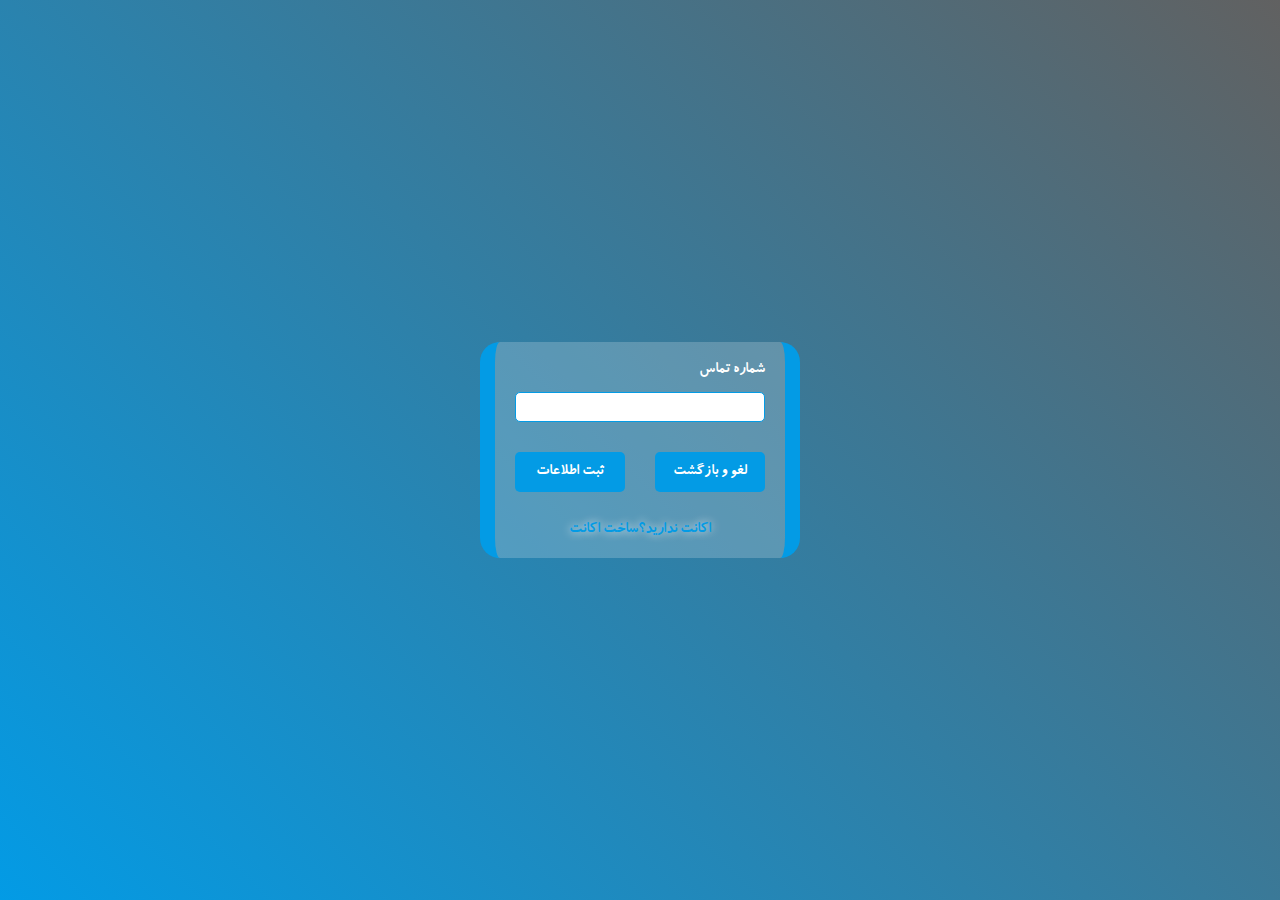
<file: loginForm.html>
<!DOCTYPE html>
<html lang="fa">
<head>
    <meta charset="UTF-8">
    <meta name="viewport" content="width=device-width, initial-scale=1.0">
    <title>Vakil Dad</title>
    <link rel="shortcut icon" href="images/faw2.png" type="image/png">
    <link rel="stylesheet" href="style/reset.css">
    <link rel="stylesheet" href="style/grid.css">
    <link rel="stylesheet" href="style/loginStyle.css">
</head>
<body>
    <div class="container">
        <section class="login">
          <div class="login-card no-width-pad">
            <form action="" class="login-form">
                <div class="login-form__input-wrapper">
                    <label for="login-phone" class="form-label">شماره تماس</label>
                    <input title="شماره تلفن خودتان را وارد کنید" type="text" id="login-phone" required maxlength="30" class="vakil-form__input" autocomplete="off" name="vakil-phone" pattern="[0-9]{11}">
                </div>
              
                <div class="sub-button-wrapper">
                    <button type="submit" class="submit-btn">ثبت اطلاعات</button>
                    <div onclick="history.go(-1)" class="back-btn">لغو و بازگشت</div>
                </div>
                <div class="login-form__link">اکانت ندارید؟ساخت اکانت</div>
            </form>
        </div>
       
        </section>
    </div>

    <div class="skill-modal">
        <div class="skill-modal__x"></div>
        <h2 class="skill-modal__title">تخصص خود را انتخواب کنید</h2>
    </div>
    <div class="cover"></div>
    <script src="js/loginPagejs.js"></script>
</body>
</html>
</file>
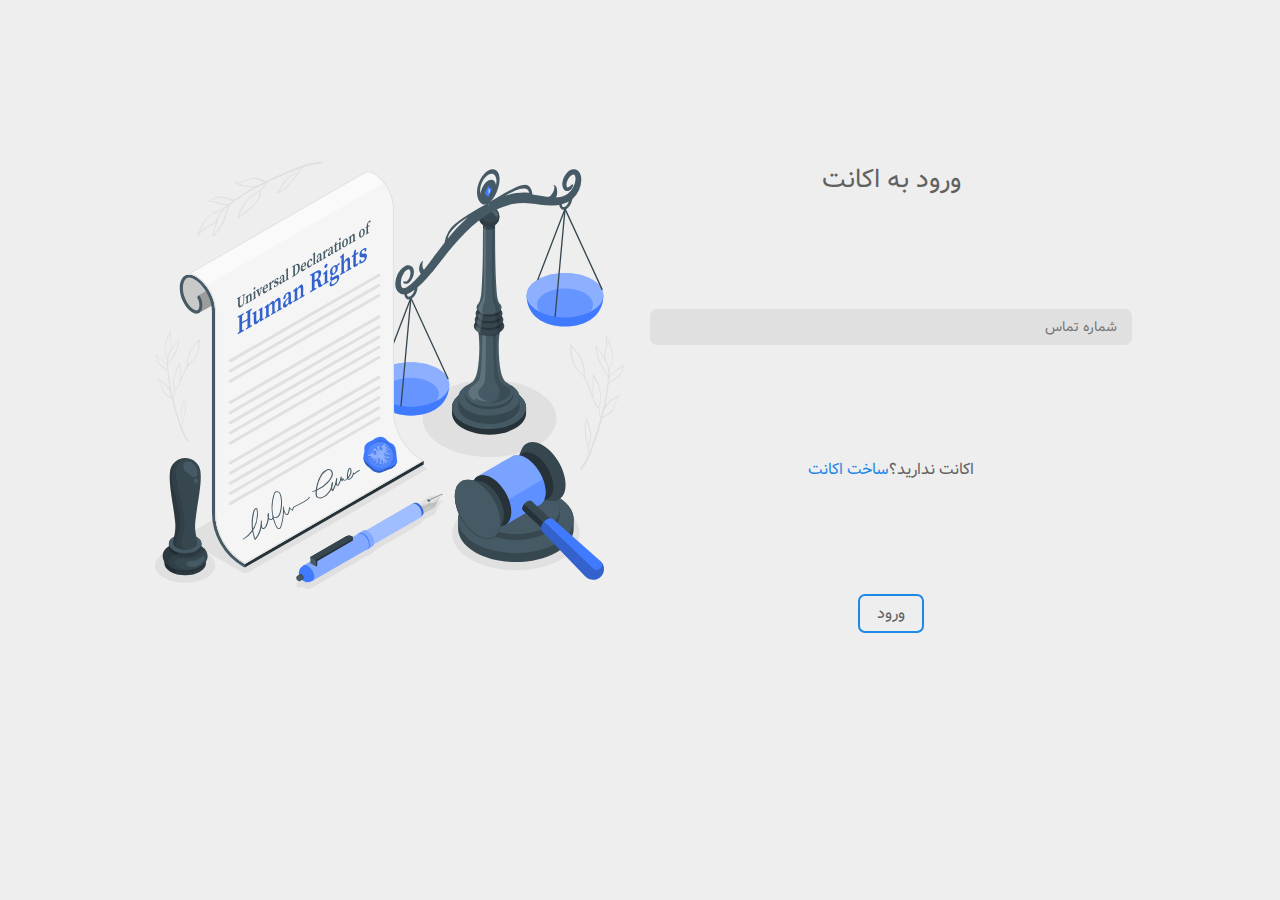
<file: newpanel.html>
<!DOCTYPE html>
<html lang="en">
<head>
    <meta charset="UTF-8">
    <meta name="viewport" content="width=device-width, initial-scale=1.0">
    <title>Vakil Dad</title>
    <link rel="stylesheet" href="style/reset.css">
    <link rel="stylesheet" href="style/newpanel.css">
    <script src="js/newpanel.js" defer></script>
    <script src="js/stateAndCityLoader.js" defer></script>
    <script src="js/skillPickLoader.js" defer></script>
</head>
<body> 
    <svg class="hidden">
        <symbol id="arrow-right-icon" width="24" height="24" viewBox="0 0 24 24" fill="none">
            <path d="M8.91003 19.9201L15.43 13.4001C16.2 12.6301 16.2 11.3701 15.43 10.6001L8.91003 4.08008" stroke="CurrentColor" stroke-width="1.5" stroke-miterlimit="10" stroke-linecap="round" stroke-linejoin="round"/>
        </symbol>
        <symbol id="arrow-left-icon" width="24" height="24" viewBox="0 0 24 24" fill="none">
            <path d="M15 19.9201L8.47997 13.4001C7.70997 12.6301 7.70997 11.3701 8.47997 10.6001L15 4.08008" stroke="CurrentColor" stroke-width="1.5" stroke-miterlimit="10" stroke-linecap="round" stroke-linejoin="round"/>
        </symbol>
        <symbol id="x-icon" class="icon icon-tabler icon-tabler-x" width="28" height="28" viewBox="0 0 24 24" stroke-width="1.5" stroke="currentColor" fill="none" stroke-linecap="round" stroke-linejoin="round">
            <path stroke="none" d="M0 0h24v24H0z" fill="none"/>
            <path d="M18 6l-12 12" />
            <path d="M6 6l12 12" />
        </symbol>
    </svg>
    <div class="template">
        <div class="temlate-left">
            <img src="images/judgeicons/5.svg" alt="" class="temlate-left__img" id="temlate-left__img">
            <!-- <h3 class="template-left__title">وکیل داد مرجع تخصصی وکیل یابی</h3>
            <div class="template-left__icon-wrapper">
                <div class="round-border" id="left-arrow">
                    <svg class="arrow-left">
                        <use href="#arrow-left-icon"></use>
                    </svg>
                </div>
                <div class="round-border" id="right-arrow">
                    <svg class="arrow-right">
                        <use href="#arrow-right-icon"></use>
                    </svg>
                </div>
            </div> -->
        </div>
        <div class="temlate-right">
            <div class="template-right__select-rule-wrapper form-hidden">
                <span class="template-right__select-rule " id="select-rule-vakil">وکیل</span>
                <span class="template-right__select-rule template-right__select-rule--active" id="select-rule-movakel">موکل</span>
            </div>
            <form action="" class="vakil-form form-hidden" id="vakil-form">
                
                    <div class="vakil-form__image-wrapper">
                        <img class="vakil-form__profile-img" src="images/defaultProfile.png" title="تصویر پروفایل را انتخواب کنید"></img>
                        <input type="file" name="vakil-image" id="vakil-image" class="vakil-form__file-input">
                    </div>
               <div class="tab-wrapper">
                <div class="tab">
                    <h2 class="tab__header">مشخصات فردی</h2>
                    <span class="vakil-form__span-for-input"><input placeholder="نام و نام خانوادگی" type="text" id="vakil__name-family" name="vakil__name-family" class="vakil-form__input" required minlength="5" autocomplete="off"></span>
                    <span class="vakil-form__span-for-input"><input placeholder="شماره تماس" title="شماره تلفن خودتان را وارد کنید" type="text" id="vakil__phone" required maxlength="11" class="vakil-form__input" autocomplete="off" name="vakil__phone" pattern="[0-9]{11}"></span>
                    <span class="vakil-form__span-for-input"><input placeholder="ایمیل" title="ایمیل خودتان را وارد کنید" type="email" id="vakil__email" required  class="vakil-form__input" autocomplete="off" name="vakil__email"></span>
                    <div class="vakil-form__radio-wrapper">
                        <h3 class="vakil-form__gender-title">جنسیت:</h3>
                        <span>
                            <input class="vakil-form__radio" type="radio" id="vakil-men-radio" value="men" name="vakil-gender" checked>
                            <label for="vakil-men-radio" class="vakil-form__radio-label">مرد</label>
                        </span>
                        <span>
                            <input class="vakil-form__radio" type="radio" id="vakil-women-radio" value="women" name="vakil-gender">
                            <label for="vakil-women-radio" class="vakil-form__radio-label">زن</label>
                        </span>
                    </div>
                </div>
                <div class="tab">
                    <h2 class="tab__header">اطلاعات وکالتی</h2>
                    <span class="vakil-form__span-for-input"><input placeholder="شماره پروانه وکالت" type="text" id="vakil__parvaneNumber" required maxlength="5" class="vakil-form__input" autocomplete="off" name="vakil__parvane" pattern="[0-9]{5}"></span>
                    <!-- <label for="vakil__parvaneYearss" class="vakil-form__label">سال اخذ پروانه</label> -->
                    <span class="vakil-form__span-for-input"><select placeholder="سال اخذ پروانه" id="vakil__parvaneYear" required class="vakil-form__input" name="vakil__parvaneYear"><option value="optionParvaneOPtion">سال اخذ پروانه</option></select></span>
                    <span class="vakil-form__span-for-input"><input placeholder="شماره کارت بانکی" type="text" id="vakil__cardNumber" required maxlength="16" class="vakil-form__input" autocomplete="off" name="vakil__card-number" pattern="[0-9]{16}"></span>
                    
                    <!-- <span class="vakil-form__span-for-input"><input placeholder="شماره کارت بانکی" type="text" id="vakil__cardNumber" required maxlength="16" class="vakil-form__input" autocomplete="off" name="vakil__card-number" pattern="[0-9]{11}"></span> -->
                </div>
                <div class="tab">
                        <h2 class="tab__header">انتخاب شهر و استان</h2>
                        <span class="vakil-form__span-for-input"><select id="vakil__state" required class="vakil-form__input state-select" name="vakil__state" ></select></span>
                        <span class="vakil-form__span-for-input"><select id="vakil__city" required class="vakil-form__input city-select" name="vakil__city" ></select></span>
                        <textarea class="vakil-form__text-area" name="vakil-about" id="vakil-about" rows="3" placeholder="توضیحات راجب خودتان" maxlength="300"></textarea>
                    </div>
                    <div class="tab">
                        <h2 class="tab__header">اطلاعات شخصی</h2>
                        <span class="vakil-form__span-for-input"><input placeholder="شماره تلفن ثابت" title="شماره تلفن ثابت خودتان را وارد کنید" type="text" id="vakil__landline-number" required maxlength="11" class="vakil-form__input" autocomplete="off" name="vakil__landline-number"></span>
                        <textarea class="vakil-form__text-area" name="vakil-address" id="vakil-address" rows="5" placeholder="آدرس" maxlength="300"></textarea>
                    </div>
                    <div class="tab">
                        <h2 class="tab__header">انتخاب تخصص</h2>
                        <span class="vakil-form__span-for-input"><select id="vakil__skill" required class="vakil-form__input skill-select" name="vakil__skill"></select></span>
                        <ul class="skill-list">
                        </ul>
                </div>
               </div>
                    
                    <!-- <div class="vakil-form__skill-picker" id="pick-skill-btn">انتخاب تخصص</div> -->
                <!--             
                <textarea class="vakil-form__text-area" name="vakil-about" id="vakil-about" rows="4" placeholder="توضیحات و تخصصات شما" maxlength="220"></textarea>
                <textarea class="vakil-form__text-area" name="vakil-resume" id="vakil-resume" rows="4" placeholder="رزومه کاری شما" maxlength="220"></textarea> -->
            
                <!-- <div class="vakil-form__skill-picker" id="skill-picker">انتخاب تخصص</div> -->
            <div class="vakil-form__btn-wrapper">
                <div class="vakil-form__submit-btn" id="vakil-submit"><span class="z-index-5">ثبت</span></div>
                <div class="vakil-form__perv-btn" id="vakil-perv"><span class="z-index-5">قبلی</span></div>
            </div>

                    <div class="vakil-form__step-wrapper">
                        
                    </div>
            </form>
            <form action="" class="movakel-form form-hidden" id="movakel-form">
                <h2 class="movakel-form__title">ساخت اکانت</h2>
                <div class="movakel-form-input-wrapper">
                    <span class="vakil-form__span-for-input"><input placeholder="نام و نام خانوادگی" type="text" id="movakel__name-family" name="movakel__name-family" class="vakil-form__input" required minlength="5" autocomplete="off"></span>
                    
                    <span class="vakil-form__span-for-input"><input placeholder="شماره تماس" title="شماره تلفن خودتان را وارد کنید" type="text" id="movakel__phone" required maxlength="11" class="vakil-form__input" autocomplete="off" name="movakel__phone" pattern="[0-9]{11}"></span>
                </div>
                
                <button type="submit" class="movakel-form__submit">ساخت اکانت</button>
            </form>
            <form action="" class="login-form" id="login-form">
                <h2 class="login-form__title">ورود به اکانت</h2>
                <span class="vakil-form__span-for-input"><input placeholder="شماره تماس" title="شماره تلفن خودتان را وارد کنید" type="text" id="login__phone" required maxlength="11" class="vakil-form__input" autocomplete="off" name="login__phone" pattern="[0-9]{11}"></span>
                <p class="login-form__create-account">اکانت ندارید؟<span class="link-text">ساخت اکانت</span></p>
                <button type="submit" class="login-form__submit">ورود</button>
            </form>
            
        </div>
        
    </div>
  
</body>
</html>
</file>
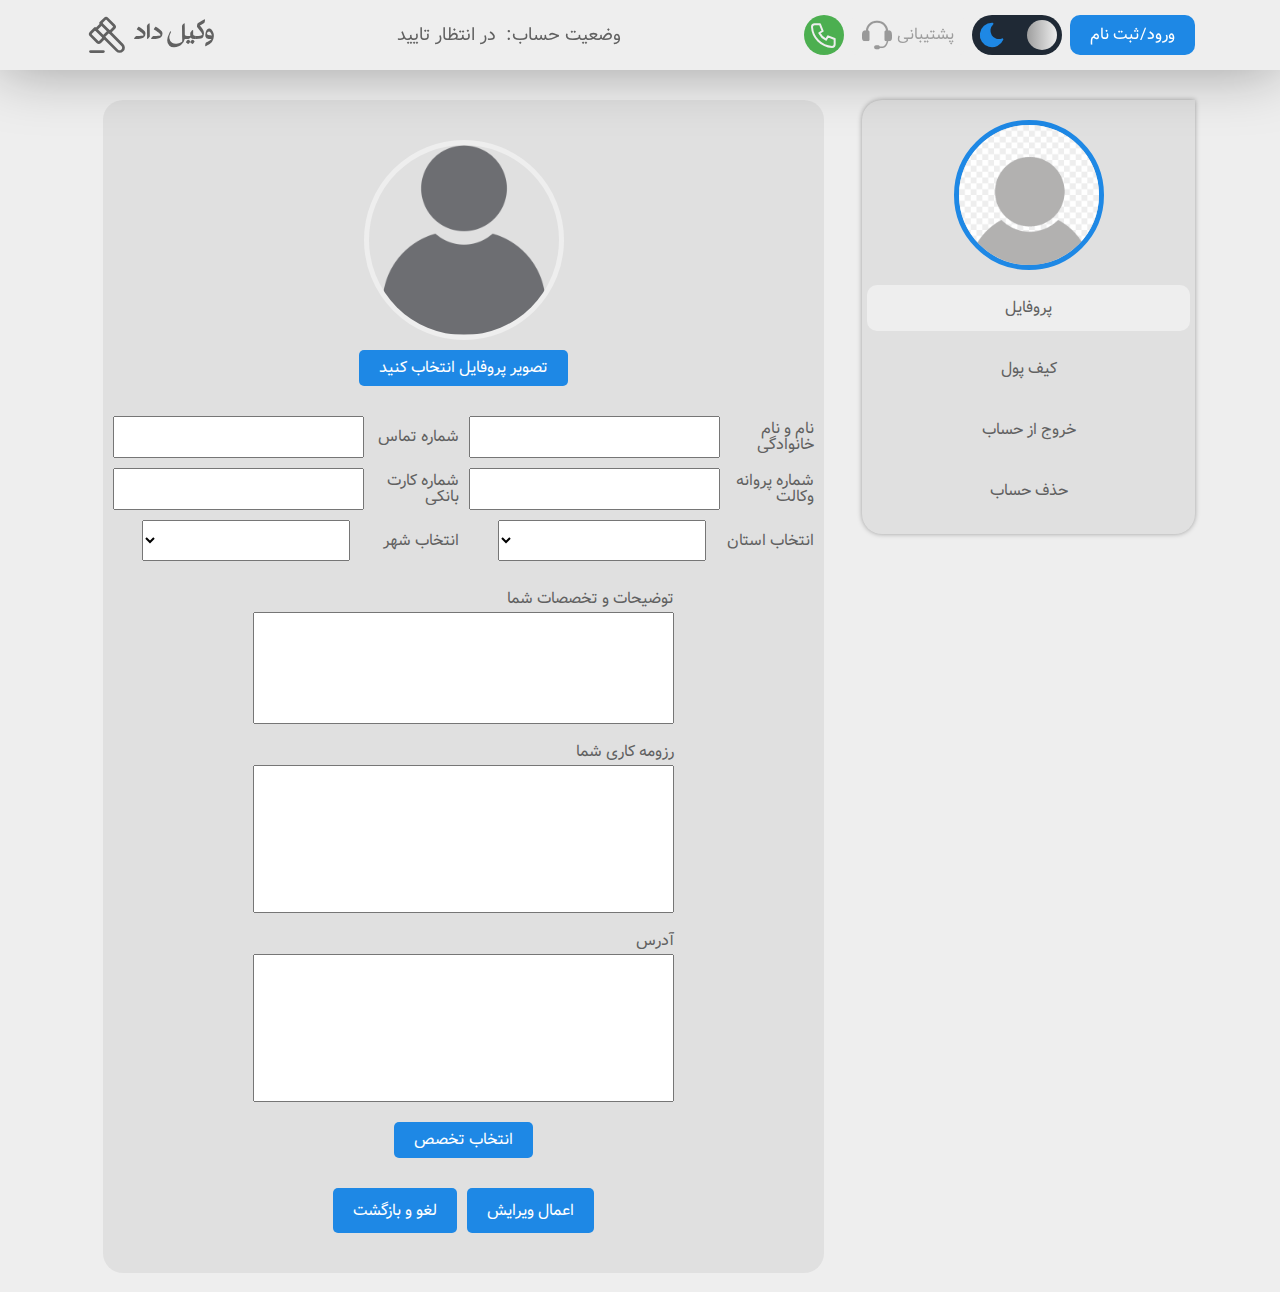
<file: panel.html>
<!DOCTYPE html>
<html lang="en">
<head>
    <meta charset="UTF-8">
    <meta name="viewport" content="width=device-width, initial-scale=1.0">
    <title>Document</title>
    <link rel="stylesheet" href="style/reset.css">
    <link rel="stylesheet" href="style/grid.css">
    <link rel="stylesheet" href="style/panelStyle.css">
    <script src="js/panel.js" defer></script>
</head>
<body>
    <header class="header">
        <div class="container">
            <div class="header__mobile-wrapper"> 
               <div class="header__mobile-menu">
                <span class="line"></span>
               </div> 
                
            <div class="header-wrapper">
                <div class="header__btns-wrapper">
                    <a href="loginForm.html?PColor=1e88e5" class="login-btn header__login-btn"><span class="header__login-btn-text">ورود/ثبت نام</span>
                        <svg class="header__login-icon icon icon-tabler icon-tabler-login" width="30" height="30" viewBox="0 0 24 24" stroke-width="1.5" stroke="#fff" fill="none" stroke-linecap="round" stroke-linejoin="round">
                            <path stroke="none" d="M0 0h24v24H0z" fill="none"></path>
                            <path d="M15 8v-2a2 2 0 0 0 -2 -2h-7a2 2 0 0 0 -2 2v12a2 2 0 0 0 2 2h7a2 2 0 0 0 2 -2v-2"></path>
                            <path d="M21 12h-13l3 -3"></path>
                            <path d="M11 15l-3 -3"></path>
                        </svg>
                    </a>
                    <div class="header__theme-changer">    
                        <svg class="icon icon-tabler icon-tabler-sun-high" width="44" height="44" viewBox="0 0 24 24" stroke-width="1.5" stroke="#000000" fill="none" stroke-linecap="round" stroke-linejoin="round">
                            <path stroke="none" d="M0 0h24v24H0z" fill="none"></path>
                            <path d="M14.828 14.828a4 4 0 1 0 -5.656 -5.656a4 4 0 0 0 5.656 5.656z"></path>
                            <path d="M6.343 17.657l-1.414 1.414"></path>
                            <path d="M6.343 6.343l-1.414 -1.414"></path>
                            <path d="M17.657 6.343l1.414 -1.414"></path>
                            <path d="M17.657 17.657l1.414 1.414"></path>
                            <path d="M4 12h-2"></path>
                            <path d="M12 4v-2"></path>
                            <path d="M20 12h2"></path>
                            <path d="M12 20v2"></path>
                        </svg>
                        <svg class="icon icon-tabler icon-tabler-moon" width="44" height="44" viewBox="0 0 24 24" stroke-width="1.5" stroke="#000000" fill="none" stroke-linecap="round" stroke-linejoin="round">
                            <path stroke="none" d="M0 0h24v24H0z" fill="none"></path>
                            <path d="M12 3c.132 0 .263 0 .393 0a7.5 7.5 0 0 0 7.92 12.446a9 9 0 1 1 -8.313 -12.454z"></path>
                        </svg>
                        <div class="circle"></div>
                    </div>
                    <a href="http://www.goftino.com" class="header__support-link">
                        <svg class="header__support-icon" fill="#999" height="16px" width="16px" version="1.1" id="Capa_1" xmlns="http://www.w3.org/2000/svg" xmlns:xlink="http://www.w3.org/1999/xlink" viewBox="0 0 361.014 361.014" xml:space="preserve"><g><g id="Layer_5_47_"><path d="M331.035,126.94H318.01c-3.563,0-3.682-2.333-3.805-3.494C307.375,59.094,252.77,8.791,186.637,8.791h-12.26
                            c-65.644,0-119.929,49.56-127.409,113.229c-0.191,1.631-0.291,4.92-3.291,4.92H29.978C20.987,126.94,0,136.401,0,184.18v25.075
                            c0,35.436,20.987,43.609,29.978,43.609h43.584c8.991,0,16.347-7.356,16.347-16.347v-93.23c0-8.991-7.356-16.347-16.347-16.347
                            c0,0-2.052-0.18-1.529-3.835c7.192-50.319,50.129-89.313,102.344-89.313h12.26c51.86,0,94.912,38.418,102.2,88.288
                            c0.235,1.608,1.111,4.86-1.385,4.86c-8.991,0-16.347,7.356-16.347,16.347v93.23c0,8.991,7.356,16.347,16.347,16.347h8.184
                            c2.25,0,1.868,1.798,1.667,2.704c-6.667,30.104-21.637,64.256-55.238,64.256h-24.889c-2.54,0-3.167-1.861-3.65-2.743
                            c-4.032-7.367-11.851-12.364-20.841-12.364h-22.933c-13.118,0-23.753,10.634-23.753,23.753c0,13.119,10.635,23.752,23.753,23.752
                            h22.933c9.112,0,17.023-5.132,21.005-12.662c0.348-0.658,0.633-2.026,3.321-2.026h25.054c22.823,0,53.365-11.341,69.259-65.373
                            c1.694-5.758,3.068-11.496,4.187-17.026c0.154-0.761,0.25-2.27,2.625-2.27h12.9c8.991,0,29.978-8.174,29.978-43.609v-25.075
                            C361.013,137.082,340.026,126.94,331.035,126.94z"></path></g></g>
                        </svg>
                        <span>پشتیبانی</span>
                    </a>
                    <div class="call-btn" title="برای کپی شدن شماره تماس کلیک کنید">
                        <svg class="icon icon-tabler icon-tabler-phone" width="32" height="32" viewBox="0 0 24 24" stroke-width="1.5" stroke="#ffffff" fill="none" stroke-linecap="round" stroke-linejoin="round">
                            <path stroke="none" d="M0 0h24v24H0z" fill="none"></path>
                            <path d="M5 4h4l2 5l-2.5 1.5a11 11 0 0 0 5 5l1.5 -2.5l5 2v4a2 2 0 0 1 -2 2a16 16 0 0 1 -15 -15a2 2 0 0 1 2 -2"></path>
                          </svg>
                    </div>
                </div>
                <nav class="header__nav">
                    <ul class="nav-list">
                        <li class="nav-list__item"><p class="nav-list__link">وضعیت حساب:</p></li>
                        <li class="nav-list__item"><p class="nav-list__link">در انتظار تایید</p></li>
                    </ul>
                </nav>   
                <div class="header__logo-box">
                    <span class="header__logo-text">وکیل داد</span>
                
                <svg class="icon icon-tabler icon-tabler-gavel" width="44" height="44" viewBox="0 0 24 24" stroke-width="1.5" stroke="#000000" fill="none" stroke-linecap="round" stroke-linejoin="round">
                    <path stroke="none" d="M0 0h24v24H0z" fill="none"></path>
                    <path d="M13 10l7.383 7.418c.823 .82 .823 2.148 0 2.967a2.11 2.11 0 0 1 -2.976 0l-7.407 -7.385"></path>
                    <path d="M6 9l4 4"></path>
                    <path d="M13 10l-4 -4"></path>
                    <path d="M3 21h7"></path>
                    <path d="M6.793 15.793l-3.586 -3.586a1 1 0 0 1 0 -1.414l2.293 -2.293l.5 .5l3 -3l-.5 -.5l2.293 -2.293a1 1 0 0 1 1.414 0l3.586 3.586a1 1 0 0 1 0 1.414l-2.293 2.293l-.5 -.5l-3 3l.5 .5l-2.293 2.293a1 1 0 0 1 -1.414 0z"></path>
                </svg>
                </div>
            </div>

            <div class="header__mobile-logo-box">
                <span class="header__logo-text">وکیل داد</span>
                <svg class="icon icon-tabler icon-tabler-gavel" width="44" height="44" viewBox="0 0 24 24" stroke-width="1.5" stroke="#000000" fill="none" stroke-linecap="round" stroke-linejoin="round">
                    <path stroke="none" d="M0 0h24v24H0z" fill="none"></path>
                    <path d="M13 10l7.383 7.418c.823 .82 .823 2.148 0 2.967a2.11 2.11 0 0 1 -2.976 0l-7.407 -7.385"></path>
                    <path d="M6 9l4 4"></path>
                    <path d="M13 10l-4 -4"></path>
                    <path d="M3 21h7"></path>
                    <path d="M6.793 15.793l-3.586 -3.586a1 1 0 0 1 0 -1.414l2.293 -2.293l.5 .5l3 -3l-.5 -.5l2.293 -2.293a1 1 0 0 1 1.414 0l3.586 3.586a1 1 0 0 1 0 1.414l-2.293 2.293l-.5 -.5l-3 3l.5 .5l-2.293 2.293a1 1 0 0 1 -1.414 0z"></path>
                </svg>
                </div>
            </div>
        </div>
    </header>
    <main class="main">
        <div class="container">
            <div class="main__content-wrapper">
                <ul class="panel-list">
                    <span class="panel-list__img-wrapper"><img src="images/defaultProfile.png" alt="" class="panel-list__img"></span>
                    <li class="panel-list__item panel-list__item--active">
                        <div class="panel-list__profile">پروفایل</div>
                    </li>
                    <li class="panel-list__item">
                        <div class="panel-list__wallet">کیف پول</div>
                    </li>
                    <li class="panel-list__item">
                        <div class="panel-list__logout">خروج از حساب</div>
                    </li>
                    <li class="panel-list__item">
                        <div class="panel-list__delete-accont">حذف حساب</div>
                    </li>
                    <div class="panel-toggler">
                        <span class="linePanel"></span>
                    </div>
                </ul>
                <div class="main__left-box">
                    <form action="" method="post" class="vakil-form" enctype="multipart/form-data">
                        <div class="vakil-form__photo-upload-wrapper">
                            <img src="images/simple-user-default-icon-free-png.png" alt="" class="vakil-form__profile-photo" width="100%">
                            <label for="user-profile-pic-input" class="profile-pic-choose">تصویر پروفایل انتخاب کنید</label>
                            <input type="file" id="user-profile-pic-input" required name="vakil-photo" accept="image/*">
                        </div>
                        <div class="vakil-form__inputs">
                            <div class="vakil-form__input-label-wrapper">
                                <label for="user-name-family" class="vakil-form__label">نام و نام خانوادگی</label>
                                <input title="نام و نام خانوادگی کامل خود را وارد کنید" type="text" id="user-name-family" required maxlength="50" class="vakil-form__input" autocomplete="off" name="vakil-name">
                            </div>
                            <div class="vakil-form__input-label-wrapper">
                                <label for="phone" class="vakil-form__label">شماره تماس</label>
                                <input title="شماره تلفن خودتان را وارد کنید" type="text" id="phone" required maxlength="11" class="vakil-form__input" autocomplete="off" name="vakil-phone" pattern="[0-9]{11}">
                            </div>
                            <div class="vakil-form__input-label-wrapper">
                                <label for="parvaneNumber" class="vakil-form__label">شماره پروانه وکالت</label>
                                <input type="text" id="parvaneNumber" required maxlength="5" class="vakil-form__input" autocomplete="off" name="vakil-parvane" pattern="[0-9]{11}">
                            </div>
                            <div class="vakil-form__input-label-wrapper">
                                <label for="cardNumber" class="vakil-form__label">شماره کارت بانکی</label>
                                <input type="text" id="cardNumber" required maxlength="16" class="vakil-form__input" autocomplete="off" name="vakil-card-number" pattern="[0-9]{11}">
                            </div>
                            <div class="vakil-form__input-label-wrapper">
                                <label for="state" class="vakil-form__label">انتخاب استان</label>
                                <select id="state" required class="vakil-form__input" name="state">
                                </select>
                            </div>
                            <div class="vakil-form__input-label-wrapper">
                                <label for="city" class="vakil-form__label">انتخاب شهر</label>
                                <select id="city" required class="vakil-form__input" name="city">
                                </select>
                            </div>
                        </div>
                        <div class="vakil-form__about-self-wrapper">
                            <div class="text-area-wrapper">
                                <label for="aboutSelf" class="vakil-form__label">توضیحات و تخصصات شما</label>
                                <textarea title="توضیحاتی مختصر راجب خودتان" id="aboutSelf" cols="30" rows="5" class="vakil-form__input" maxlength="100" required name="vakil-details"></textarea>
                            </div>
                            <div class="text-area-wrapper">
                                <label for="resume" class="vakil-form__label">رزومه کاری شما</label>
                                <textarea id="resume" cols="30" rows="7" class="vakil-form__input" required name="vakil-resume"></textarea>
                            </div>
                            <div class="text-area-wrapper">
                                <label for="address" class="vakil-form__label">آدرس</label>
                                <textarea id="address" cols="30" rows="7" class="vakil-form__input" required name="vakil-address"></textarea>
                            </div>
                            <p class="skill-select-link">انتخاب تخصص</p>
                        </div>
                        
                        <div class="vakil-form__sub-button-wrapper">
                            <button type="submit" class="vakil-form__submit-btn">اعمال ویرایش</button>
                            <div onclick="history.go(-1)" class="vakil-form__back-btn">لغو و بازگشت</div>
                        </div>
                    </form>  
                </div>
            </div>
        </div>
    </main>
 
</body>
</html>
</file>
<file: style/grid.css>
html {
    box-sizing: border-box;
}

*,
*::after,
*::before {
    box-sizing: inherit;
}

.container {
    width: 100%;
    padding-right: 15px;
    padding-left: 15px;
    margin-right: auto;
    margin-left: auto;
    position: relative;
}


/* 

- Grid System

*/

.row {
    display: flex;
    flex-wrap: wrap;
    margin-right: -15px;
    margin-left: -15px;
}

.row>* {
    padding-right: 15px;
    padding-left: 15px;
    margin-bottom: 30px;
}

.col {
    max-width: 100%;
    flex-grow: 1;
}

.col-1 {
    width: 8.333333%;
    flex: 0 0 auto;
}

.col-2 {
    width: 16.666666%;
    flex: 0 0 auto;
}

.col-3 {
    width: 25%;
    flex: 0 0 auto;
}

.col-4 {
    width: 33.333333%;
    flex: 0 0 auto;
}

.col-5 {
    width: 41.666666%;
    flex: 0 0 auto;
}

.col-6 {
    width: 50%;
    flex: 0 0 auto;
}

.col-7 {
    width: 58.333333%;
    flex: 0 0 auto;
}

.col-8 {
    width: 66.666666%;
    flex: 0 0 auto;
}

.col-9 {
    width: 75%;
    flex: 0 0 auto;
}

.col-10 {
    width: 83.333333%;
    flex: 0 0 auto;
}

.col-11 {
    width: 91.666666%;
    flex: 0 0 auto;
}

.col-12 {
    width: 100%;
    flex: 0 0 auto;
}

/* sm */

@media (min-width: 576px) {

    .container {
        width: 540px;
    }
    .col-sm-1 {
        width: 8.333333%;
        flex: 0 0 auto;
    }
    .col-sm-2 {
        width: 16.666666%;
        flex: 0 0 auto;
    }
    .col-sm-3 {
        width: 25%;
        flex: 0 0 auto;
    }
    .col-sm-4 {
        width: 33.333333%;
        flex: 0 0 auto;
    }
    .col-sm-5 {
        width: 41.666666%;
        flex: 0 0 auto;
    }
    .col-sm-6 {
        width: 50%;
        flex: 0 0 auto;
    }
    .col-sm-7 {
        width: 58.333333%;
        flex: 0 0 auto;
    }
    .col-sm-8 {
        width: 66.666666%;
        flex: 0 0 auto;
    }
    .col-sm-9 {
        width: 75%;
        flex: 0 0 auto;
    }
    .col-sm-10 {
        width: 83.333333%;
        flex: 0 0 auto;
    }
    .col-sm-11 {
        width: 91.666666%;
        flex: 0 0 auto;
    }
    .col-sm-12 {
        width: 100%;
        flex: 0 0 auto;
    }
}


/* md */

@media (min-width: 768px) {
    .container {
        width: 720px;
    }
    .col-md-1 {
        width: 8.333333%;
        flex: 0 0 auto;
    }
    .col-md-2 {
        width: 16.666666%;
        flex: 0 0 auto;
    }
    .col-md-3 {
        width: 25%;
        flex: 0 0 auto;
    }
    .col-md-4 {
        width: 33.333333%;
        flex: 0 0 auto;
    }
    .col-md-5 {
        width: 41.666666%;
        flex: 0 0 auto;
    }
    .col-md-6 {
        width: 50%;
        flex: 0 0 auto;
    }
    .col-md-7 {
        width: 58.333333%;
        flex: 0 0 auto;
    }
    .col-md-8 {
        width: 66.666666%;
        flex: 0 0 auto;
    }
    .col-md-9 {
        width: 75%;
        flex: 0 0 auto;
    }
    .col-md-10 {
        width: 83.333333%;
        flex: 0 0 auto;
    }
    .col-md-11 {
        width: 91.666666%;
        flex: 0 0 auto;
    }
    .col-md-12 {
        width: 100%;
        flex: 0 0 auto;
    }
}


/* lg */

@media (min-width: 992px) {
    .container {
        width: 960px;
    }
    .col-lg-1 {
        width: 8.333333%;
        flex: 0 0 auto;
    }
    .col-lg-2 {
        width: 16.666666%;
        flex: 0 0 auto;
    }
    .col-lg-3 {
        width: 25%;
        flex: 0 0 auto;
    }
    .col-lg-4 {
        width: 33.333333%;
        flex: 0 0 auto;
    }
    .col-lg-5 {
        width: 41.666666%;
        flex: 0 0 auto;
    }
    .col-lg-6 {
        width: 50%;
        flex: 0 0 auto;
    }
    .col-lg-7 {
        width: 58.333333%;
        flex: 0 0 auto;
    }
    .col-lg-8 {
        width: 66.666666%;
        flex: 0 0 auto;
    }
    .col-lg-9 {
        width: 75%;
        flex: 0 0 auto;
    }
    .col-lg-10 {
        width: 83.333333%;
        flex: 0 0 auto;
    }
    .col-lg-11 {
        width: 91.666666%;
        flex: 0 0 auto;
    }
    .col-lg-12 {
        width: 100%;
        flex: 0 0 auto;
    }
}


/* xl */

@media (min-width: 1200px) {
    .container {
        width: 1140px;
    }
    .col-xl-1 {
        width: 8.333333%;
        flex: 0 0 auto;
    }
    .col-xl-2 {
        width: 16.666666%;
        flex: 0 0 auto;
    }
    .col-xl-3 {
        width: 25%;
        flex: 0 0 auto;
    }
    .col-xl-4 {
        width: 33.333333%;
        flex: 0 0 auto;
    }
    .col-xl-5 {
        width: 41.666666%;
        flex: 0 0 auto;
    }
    .col-xl-6 {
        width: 50%;
        flex: 0 0 auto;
    }
    .col-xl-7 {
        width: 58.333333%;
        flex: 0 0 auto;
    }
    .col-xl-8 {
        width: 66.666666%;
        flex: 0 0 auto;
    }
    .col-xl-9 {
        width: 75%;
        flex: 0 0 auto;
    }
    .col-xl-10 {
        width: 83.333333%;
        flex: 0 0 auto;
    }
    .col-xl-11 {
        width: 91.666666%;
        flex: 0 0 auto;
    }
    .col-xl-12 {
        width: 100%;
        flex: 0 0 auto;
    }
}


/* xxl */

@media (min-width: 1400px) {
    .container {
        width: 1370px;
    }
    .col-xxl-1 {
        width: 8.333333%;
        flex: 0 0 auto;
    }
    .col-xxl-2 {
        width: 16.666666%;
        flex: 0 0 auto;
    }
    .col-xxl-3 {
        width: 25%;
        flex: 0 0 auto;
    }
    .col-xxl-4 {
        width: 33.333333%;
        flex: 0 0 auto;
    }
    .col-xxl-5 {
        width: 41.666666%;
        flex: 0 0 auto;
    }
    .col-xxl-6 {
        width: 50%;
        flex: 0 0 auto;
    }
    .col-xxl-7 {
        width: 58.333333%;
        flex: 0 0 auto;
    }
    .col-xxl-8 {
        width: 66.666666%;
        flex: 0 0 auto;
    }
    .col-xxl-9 {
        width: 75%;
        flex: 0 0 auto;
    }
    .col-xxl-10 {
        width: 83.333333%;
        flex: 0 0 auto;
    }
    .col-xxl-11 {
        width: 91.666666%;
        flex: 0 0 auto;
    }
    .col-xxl-12 {
        width: 100%;
        flex: 0 0 auto;
    }
}
</file>
<file: style/style.css>
@font-face {
    font-family: soraya;
    src: url(../fonts/A_Soraya.ttf);
}
@font-face {
    font-family: morabbaBold;
    src: url(../fonts/Morabba-Bold.woff);
}

@font-face {
    font-family: BkoodakBold;
    src: url(../fonts/B\ Koodak\ Bold_0.ttf);
}
@font-face {
    font-family:title;
    src: url(../fonts/Far.Decorative\ Bold.ttf);
}
@font-face {
    font-family:vazir;
    src: url(../fonts/Vazir.ttf);
}
@font-face {
    font-family:dana;
    src: url(../fonts/DanaFaNum-Regular.ttf);
}
@font-face {
    font-family:danaBold;
    src: url(../fonts/DanaFaNum-Bold.woff);
}
@font-face {
    font-family:danaExtraBold;
    src: url(../fonts/DanaFaNum-ExtraBold.ttf);
}
@font-face {
    font-family:danaMedium;
    src: url(../fonts/DanaFaNum-Medium.ttf);
}
@font-face {
    font-family:poppinsBold;
    src: url(../fonts/Poppins-Bold.ttf);
}
/* 0d1f23 */
/*  */
:root {
    --primary-color: #1e88e5;
    --darker-primary-color: #1565c0;
    --secondery-color: #66bb6a;
    --text-color: #616161;
    --bg-color: #eeeeee;
    --section-bg-color: #e0e0e0;
    --negative-bg-color: #1F2935;
    --zero-to-255:0;
    --app-transition: all 180ms ease-in;
    --btn-linear:linear-gradient(90deg,var(--primary-color),var(--darker-primary-color));
    scroll-behavior: smooth;
}
html.dark{
    --bg-color:#1F2935;
    --negative-bg-color:#fff;
    --text-color:#e0e0e0;
    --section-bg-color: #161D26;
    --zero-to-255:255;
}
html {
    font-size: 62.5%;
}

/* reset */
a {
    text-decoration: none;
    color: inherit;
}
*{
    font-family: dana;
}
select,textarea{
    border: none;
    outline: none;
}
select:focus,textarea:focus{
    border: none;
    outline: none;
}

/* component */
.btn {
    background-image: var(--btn-linear);
    color: #fff;
    border-radius: .4rem;
    display: flex;
    align-items: center;
    justify-content: center;
    padding: .5rem 2rem;
    transition: var(--app-transition);
    font-family: dana;
    user-select: none;
    position: relative;
    overflow: hidden;
}
.btn::after {
    position: absolute;
    content: "";
    background-color: #fff;
    height: 155px;
    left: -75px;
    opacity: .2;
    top: -50px;
    transform: rotate(35deg);
    transition: all 550ms cubic-bezier(0.19, 1, 0.22, 1);
    width: 50px;
}

.btn:hover::after {
    left: 120%;
    transition: all 550ms cubic-bezier(0.19, 1, 0.22, 1);
}


/* helper class */
.flex{
    display: flex;
}
.white{
    color: #fff;
    text-shadow: 0 0 1rem #323232;
}
.hidden{
    display: none;
}
/* custom scroll */
::-webkit-scrollbar{
    background-color: transparent;
}
::-webkit-scrollbar-thumb{
    background-color: var(--primary-color);
    position: relative;
    border-radius: .3rem;
}
select::-webkit-scrollbar{
    width: 5px;
}
select::-webkit-scrollbar-thumb{
    background-color: var(--darker-primary-color);
}
/* fade circles */
.fade-circle{
    width: 20rem;
    height: 20rem;
    background-color: var(--primary-color);
    filter: blur(12rem);
    border-radius: 50%;
    position: absolute;
    z-index: -1;
}
.fade-circle2{
    width: 15rem;
    height: 15rem;
    background-color: var(--secondery-color);
    filter: blur(8rem);
    border-radius: 50%;
    position: absolute;
    z-index: -1;
}
.dark .fade-circle2{
    filter: blur(12rem);
}
.main-head__circle{
    right: 0;
    bottom: 0;
    top: 0;
    margin: auto 0px;
}
.info-box__circle{
    left: 0;
    bottom: 0rem;
}
.insert-service-box__circle{
    bottom: -50%;
    right: 0;
    left:0;
    margin: 0px auto;
    filter: blur(12rem);
}

body {
    font-size: 1.6rem;
    min-height: 100vh;
    background-color: var(--bg-color);
    color: var(--text-color);
    font-family: dana;
    /* cursor: url('../images/jobs-judge-gavel-and-wig-cursor-a.png'), auto; */
}
::selection{
    color: var(--primary-color);
    background-color: transparent;
}
/* +header+ */

.header {
    width: 100%;
    padding: .5rem;
    box-shadow: 0 0 6rem #00000057;
    min-height: 7rem;
    max-height: 9rem;
    display: flex;
    align-items: center;
    position: fixed;
    top: 0;
    z-index: 99;
    background-color: var(--bg-color);
    transition: var(--app-transition);
}

.header-wrapper {
    display: flex;
    justify-content: space-between;
    align-items: center;
    width: 100%;
    transition: var(--app-transition);
}

.header__logo-box,
.header__mobile-logo-box {
    display: flex;
    align-items: center;
    gap: .5rem;
}

.header__logo-text {
    font-size: 2rem;
    font-family: morabbaBold;
}

.header__logo-box svg ,.header__mobile-logo-box svg {
    stroke: var(--text-color);
}

.header__nav {}

.nav-list {
    display: flex;
    gap: 4rem;
    font-size: 1.8rem;
}

.nav-list__item {
    position: relative;
    transition: var(--app-transition);
}

.nav-list__item:hover {
    color: var(--primary-color);
}

.nav-list__item::before {
    bottom: -15%;
}

.nav-list__item::after {
    bottom: -40%;
}

.nav-list__item::after,
.nav-list__item::before {
    position: absolute;
    content: '';
    width: 0%;
    height: .3rem;
    border-radius: 2rem;
    right: 0%;
    left: 0%;
    margin-right: auto;
    margin-left: auto;
    transition: var(--app-transition);
}

.nav-list__item:hover::after {
    width: 90%;
    background-color: var(--secondery-color);

}

.nav-list__item:hover::before {
    width: 60%;
    background-color: var(--primary-color);

}

.nav-list__link {}

.header__btns-wrapper {
    display: flex;
    gap: .8rem;
}

.header__theme-changer {
    background-color: var(--negative-bg-color);
    display: flex;
    align-items: center;
    justify-content: space-between;
    padding: .5rem;
    border-radius: 3rem;
    gap: 2rem;
    cursor: pointer;
    position: relative;
    transition: var(--app-transition);
}

.circle {
    position: absolute;
    right: .5rem;
    width: 3rem;
    height: 3rem;
    background-image: linear-gradient(90deg, #9e9e9e, #eeeeee);
    border-radius: 50%;
    transition: var(--app-transition);
}
html.dark .header__theme-changer .circle{
    right: 60%;
}

.header__theme-changer svg {
    stroke: #ff9800;
    fill: #ff9800;
    width: 3rem;
    height: 3rem;
}
.header__theme-changer .icon-tabler-moon{
    stroke: var(--primary-color);
    fill: var(--primary-color);
}
.header__support-link {
    display: flex;
    flex-direction: row-reverse;
    align-items: center;
    gap: .5rem;
    background-color: #eeeeee;
    color: #9e9e9e;
    padding: .5rem 1rem;
    border-radius: .5rem;
    transition: var(--app-transition);
}

.header__support-link:hover,
.header__support-link:hover svg {
    color: var(--primary-color);
    fill: var(--primary-color);
}

.header__support-icon {
    width: 3rem;
    height: 3rem;
    stroke: #9e9e9e;
    transition: var(--app-transition);
}
.call-btn{
    background-color: #4caf50;
    width: 4rem;
    height: 4rem;
    border-radius: 50%;
    display: flex;
    align-items: center;
    justify-content: center;
    cursor: pointer;
}
.call-btn svg{
    stroke: var(--bg-color);
    transition: var(--app-transition);
}
.call-btn:hover svg{
    stroke: var(--negative-bg-color);
}
/* 
mobile-menus
*/
.header__mobile-wrapper {
    display: flex;
    justify-content: space-between;
    align-items: center;
}

.header__mobile-menu {
    padding: .2rem;
    width: 5rem;
    height: 5rem;
    display: flex;
    align-items: center;
    justify-content: center;
    cursor: pointer;
}

.line {
    display: block;
    width: 100%;
    height: .5rem;
    background-color: var(--primary-color);
    border-radius: 3rem;
    position: relative;
    transition: var(--app-transition);
}

.line::after,
.line::before {
    position: absolute;
    content: '';
    width: 100%;
    height: .5rem;
    background-color: var(--primary-color);
    border-radius: 3rem;
    transition: var(--app-transition);
}

.line::after {
    bottom: -200%;
}

.line::before {
    top: -200%;
}

.line.open {
    background-color: transparent;
}

.line.open::after {
    transform: translateY(-200%) rotate(45deg);
}

.line.open::before {
    transform: translateY(200%) rotate(-45deg);

}

.header__mobile-logo-box {
    display: none;
}

.header__mobile-menu {
    display: none;
}

.header__login-icon {
    display: none;
}

/* +main+ */

.main {
    /* for fixed header */
    margin-top: 7rem;
    width: 100%;
    transition: var(--app-transition);
    display: flex;
    flex-direction: column;
    gap: 3rem;
}
/* 
section main-head
*/
.main-head{

}
.main-head .row{
    justify-content: space-between;
}
/* right */
.main-head__details {
    display: flex;
    flex-direction: column;
    justify-content: center;
    width: 100%;
    height: 100%;
    gap: 5rem;
}
.main-head__title {
    font-size: 4rem;
    font-family: danaExtraBold;
    transition: var(--app-transition);
    line-height: 4.5rem;
}

.main-head__caption {
    font-size: 2rem;
    font-family: vazir;
    font-family: danaMedium;
    line-height: 2.5rem;
}
.main-head__btn {
    padding: 1rem 1.5rem;
    background-image: var(--btn-linear);
    width: max-content;
    border-radius: .4rem;
    color: #fff;
    user-select: none;
}

/* left */
.main-head__img{
    width: 100%;
}



/* info boxs */
.info-box {
    width: 100%;
    margin: 6rem 0px;
}
.info-box__Wrapper {
    display: flex;
    gap: 4rem;
    justify-content: center;
}
.info-box__box {
    flex-basis: 20%;
    display: flex;
    flex-direction: column;
    align-items: center;
    justify-content: space-between;
    padding: 2rem 1.5rem;
    gap: 2rem;
    text-align: center;
    border-radius: 2rem;
    box-shadow: 0 0 .5rem #00000042;
    transition: all 150ms ;
}
html.dark .info-box__box{
    box-shadow: 0 0 .5rem #ffffff42;

}
.info-box__box:hover{
    box-shadow: 0 0 .7rem var(--primary-color);
    /* transform: scale(1.15); */
}
.info-box__title {
    font-size: 2rem;
    font-weight: 900;
    color: var(--text-color);
    cursor: default;
}
.info-box__caption {
    font-size: 1.3rem;
    color: var(--text-color);
    cursor: default;
    line-height: 2rem;
}
.info-box__box--center {
    transform: scale(1.1);
}

/* section services*/
.services{

}
.services__title{
    text-align: center;
    font-size: 3rem;
    margin-bottom: 2rem;
    font-family: danaBold;
}
.services__btn-wrapper{
    border-bottom: 1px solid var(--negative-bg-color);
    display: flex;
    max-width: 50%;
    justify-content: center;
    padding-bottom: 2rem;
    margin: 0px auto;
    gap: 1.5rem;
    margin-bottom: 2rem;
}
.services__link{
    flex-basis: 30%;
    cursor: pointer;
    color: var(--text-color);
    border-radius: .4rem;
    display: flex;
    align-items: center;
    justify-content: center;
    padding: 1rem 1.5rem;
    transition: var(--app-transition);
    font-family: dana;
    user-select: none;
    position: relative;
    overflow: hidden;
    user-select: none;
    border: 1px solid var(--primary-color);
    font-size: 1.8rem;
    text-align: center;
}
.services__link::after{
    position: absolute;
    content: "";
    background-color: #fff;
    height: 155px;
    left: -75px;
    opacity: .2;
    top: -50px;
    transform: rotate(35deg);
    transition: all .7s cubic-bezier(0.19, 1, 0.22, 1);
    width: 50px;
}

.services__link:hover::after {
    left: 120%;
}
.services__link--active{
    background-color: var(--primary-color) !important;
    color: #fff;
}
/* insert services */
.insert-service-box{
    padding-bottom: 1rem;
    border-bottom: 1px solid var(--negative-bg-color);
    margin-bottom: 2rem;
    position: relative;
}

.services-show{
    opacity: 1 !important;
    visibility: visible !important;
    height: unset !important;
}
.find-form,.services__content,.legal-info{
    opacity: 0;
    visibility: hidden;
    height: 0px;
}
/* services 1 */
.services__content {
    width: 100%;
    display: flex;
    flex-direction: column;
    gap: 1rem;
}
.services__text-area {
    background-color: var(--section-bg-color);
    resize: none;
    font-family: BkoodakBold;
    color: var(--negative-bg-color);
    border-radius: .5rem;
    font-size: 1.6rem;
}
.services__select-wrapper{
    display: flex;
    gap: 2rem;
}
.services__select-box {
    font-family: dana;
    flex-basis: 50%;
    background-color: var(--section-bg-color);
    color: var(--negative-bg-color);
    font-size: 1.6rem;
    border-radius: .5rem;
}
.services__option {

}
.services__form-submit-btn{
    padding: 1rem 1.5rem;
    border-radius: .5rem;
    background-color: var(--primary-color);
    width: max-content;
    color: #fff;
    cursor: pointer;
    user-select: none;
}
/* services 2 */
.find-form {
    display: grid;
    grid-template-columns: repeat(4,1fr) max-content;
    width: 100%;
    gap: 1rem;
}
.find-form__select {
    background-color: var(--section-bg-color);
    color: var(--negative-bg-color);
    border: none;
    outline: none;
    border-radius: .5rem;
    font-size: 1.6rem;
    padding: .3rem .8rem;
}

/* content service 2 */
.service-content-Box {
  
}
.find-wrapper{
    display: grid;
    grid-template-columns: repeat(auto-fill,minmax(20rem,auto));
    gap: 1rem;
    row-gap: 5rem;
    padding-top: 5rem;
}
.profile-card {
    background-color: rgba(var(--zero-to-255), var(--zero-to-255), var(--zero-to-255), .1); 
    border: 1px solid var(--primary-color);
    border-radius: 2.5rem;
    padding: 3rem 1rem;
    padding-top: 5rem;
    display: flex;
    flex-direction: column;
    gap: 3rem;
    justify-content: space-between;
    align-items: center;
    color: var(--text-color);
    position: relative;
}
.profile-card__star-wrapper {
    display: flex;
    gap: .3rem;
}
.profile-card__star-wrapper svg{
    width: 2rem;
    height: 2rem;
    color: var(--text-color);
}
.profile-card__image {
    width: 8rem;
    height: 8rem;
    border-radius: 50%;
    border: 2px solid var(--primary-color);
    position: absolute;
    top: -4rem;
}
.profile-card__content-wrapper {
    text-align: center;
    display: flex;
    flex-direction: column;
    gap: .5rem;
}
.profile-card__name {
    font-family: danaBold;
    line-height: 2.2rem;
}
.profile-card__city {
    font-size: 1.5rem;
    
}
.profile-card__button-wrapper {
    display: flex;
    flex-direction: column;
    gap: .5rem;
}
.profile-card__button {
    padding: 1rem;
    background-color: var(--primary-color);
    color: #fff;
    border-radius: .5rem;
    font-size: 1.5rem;
    
}


.get-Counseling__wrapper {
    display: grid;
    grid-template-columns: 1fr 1fr;
    gap: 2rem;
}
.Counseling-box {
    padding: 1rem;
    border: 2px solid var(--primary-color);
    border-radius: .5rem;
    
}
.Counseling-box__info-wrapper {
    display: flex;
    justify-content: space-between;
    align-items: center;
    margin-bottom: 1.5rem;
    font-family: danaBold;
}
.Counseling-box__state-city {

}
.Counseling-box__skill {
    /* border: 1px solid var(--primary-color); */
    background-color: var(--primary-color);
    padding: .5rem;
    font-family: dana;
    border-radius: .5rem;
    color: #fff;
    user-select: none;
}
.Counseling-box__date {
}
.Counseling-box__text {
    line-height: 1.8rem;
}
.Counseling-box__see-answer {
    display: flex;
    align-items: center;
    gap: .5rem;
    justify-content: start;
    padding-top: .5rem;
    margin-top: 1rem;
    border-top: 1px solid var(--primary-color);
    cursor: pointer;
    width: 100%;
}
.Counseling-box__see-answer-image {
    width: 3rem;
    height: 3rem;
    border-radius: 50%;
    background-color: var(--section-bg-color);
    border: 1px solid var(--primary-color);
}
.Counseling-box__see-answer-text {

}
.Counseling-box__see-answer-icon {
    margin-right: auto;
}

/* legal info */
.legal-info {
    display: flex;
    width: 100%;
    justify-content: center;
    gap: .5rem;
}
.legal-info__select {
    width: 80%;
    border: none;
    outline: none;
    border-radius: .5rem;
    background-color: var(--section-bg-color);
    color: var(--negative-bg-color);
    padding: .5rem;
    font-size: 1.6rem;
}
.legal-info__btn {
    border: none;
    outline: none;
    border-radius: 1rem;
    padding: 1rem 1.5rem;
    background-color: var(--primary-color);
    color: #fff;
    cursor: pointer;
    font-family: BkoodakBold;
    font-size: 1.6rem;
}
/* section description */
.description{
    margin-top: 3rem;
}
.description .container{
    display: flex;
    justify-content: space-evenly;
    gap: 3rem;
}
.description-box {
    padding: 3rem 1.7rem;
    background-image: linear-gradient(222deg,var(--primary-color),#fff);
    color: #06375C;
    font-family: vazir;
    display: flex;
    flex-direction: column;
    gap: 2rem;
    border-radius: 2rem;
    max-width: 35%;
}
.description-box__title {
    background-color: #244F70;
    width: max-content;
    margin: 0px auto;
    color: #fff;
    padding: .8rem 1.2rem;
    border-radius: .8rem;
    font-size: 2rem;
    font-weight: 800;
}
.description-box__caption {
    font-size: 1.7rem;
    line-height: 3rem;
}
/* footer */
.footer {
    width: 100%;
    margin-top: 6rem;
    background-color: var(--section-bg-color);
    border-top-right-radius: 5rem;
    border-top-left-radius: 5rem;
    position: relative;
    padding-bottom: 2rem;
}
.footer__content-wrapper {
    padding: 4rem .5rem;
    display: flex;
    flex-wrap: wrap;
    justify-content: space-between;
    color: var(--text-color);
}
.footer__about-section {
 flex-basis: 30%;
 font-family: vazir;
}
.footer__title {
    font-size: 1.8rem;
    margin-bottom: 6rem;
    font-family: vazir;
    position: relative;
    display: inline-block;
}
.footer__title::after{
    content: '';
    position: absolute;
    bottom: -50%;
    right: 0;
    width: 200%;
    height: .2rem;
    background-color: var(--text-color);
}
.footer__caption {
    line-height: 2rem;
}
.footer__call-section {
    flex-basis: 30%;
    display: flex;
    flex-direction: column;
    gap: 2rem;
    align-items: start;
    font-family: poppinsBold vazir;
    border-radius: 10rem;
}
.click-copy {
    cursor: pointer;
    font-family: poppinsBold;
}
.footer__symbol-section {
     flex-basis: 30%;
     align-self: center;
}
.footer__img {
    width: 50%;
    margin: 0px auto;
    display: block;
}
.footer__up-btn{
    position: absolute;
    top: 0;
    right: 0;
    left: 0;
    margin-right: auto;
    margin-left: auto;
    width: max-content;
    background-color: var(--bg-color);
    padding: 1.3rem 1.8rem;
    border-radius: 0rem 0rem 50rem 50rem;
    cursor: pointer;
    
}

.footer__right-img{
    position: absolute;
    right: -41%;
    top: 0;
}
.footer__right-img path{
    fill: var(--bg-color);
}
.footer__left-img{
    position: absolute;
    left: -41%;
    top: 0;
    transform: rotate(90deg);
}
.footer__left-img path{
    fill: var(--bg-color);
}
.footer__up-btn svg{
    width: 2.5rem;
    height: 2.5rem;
}

.footer__icon-wrapper {
    display: flex;
    gap: 1rem;
    justify-content: center;
    margin-bottom: 1.5rem;
}
.footer__icon{
}
.footer__icon svg path{
    transition: all 110ms ease-in;
}
.footer__telegram:hover svg path{
    fill: #4fc3f7;
}
.footer__whatsapp:hover svg path{
    fill: #66bb6a;
}
.footer__instagram:hover svg path{
    fill: #ff7043;
}

.footer__copy-right{
    justify-content: center;
    display: flex;
    gap: 1rem;
    align-items: center;
}
.footer__copy-right span{
    display: block;
    text-align: center;
}
</file>
<file: style/responsive.css>
@media screen and (max-width: 2000px){
   
}
@media screen and (max-width: 1400px){
}
@media screen and (max-width: 1200px){
    
}
@media screen and (max-width: 992px){
    .header__theme-changer {
        gap: 0px;
    }
    .header__theme-changer::after{
        display: none;
    }
    .header__theme-changer .icon-tabler-moon{
        transition: var(--app-transition);
    }
    .header__theme-changer .icon-tabler-sun-high{
        opacity: 0;
        visibility: hidden;
        width: 0px;
        transition: var(--app-transition);
    }
    .header__support-link span{
        display: none;
    }
    .circle{
        display: none;
    }
    html.dark .header__theme-changer .icon-tabler-moon{
        opacity: 0;
        visibility: hidden;
        height: 0;
        width: 0;
    }
    html.dark .header__theme-changer .icon-tabler-sun-high{
        opacity: inherit;
        visibility: inherit;
        width: 3rem;
    }
    .main-head__title{
        font-size: 3rem;
    }
    .main-head__caption{
        font-size: 1.8rem;
    }
    .info-box__box{
        flex-basis: 30%;
    }
    .find-form {
        grid-template-columns: repeat(4,1fr);
    }
    .description-box{
        max-width: 50%;
    }

    .get-Counseling__wrapper{
        grid-template-columns: 1fr;
    }

    .Counseling-box__info-wrapper{
        font-size: 1.4rem;
    }
    .services__btn-wrapper{
        max-width: unset;
    }
 
}
@media screen and (max-width: 768px){
    .header-wrapper{
        transform: translateY(-10px);
        opacity: 0;
        visibility: hidden;
        background-color: var(--bg-color);
        position: absolute;
        top: 120%;
        right: 0;
        left: 0;
        margin: 0px auto;
        flex-direction: column;
        padding: 3rem 0px 6rem 0px;
        box-shadow: 0px 50px 4rem #0000002a;
        border-radius: 0px 0px 1.5rem 1.5rem;
       
    }
    
    .header-wrapper.active{
        transform: translateY(0px);
        visibility: visible;
        opacity: 1;
        
    }
    .header__mobile-menu{
        display: flex;
    }
    .header__logo-box{
        display: none;
    }
    .header__mobile-logo-box {
        display: flex;
    }
    .header__login-btn-text{
        display: none;
    }
    .nav-list{
        margin-top: 2rem;
        flex-direction: column;
        text-align: center;
    }
    .nav-list__item {
        width: 100%;
        
        
    }
    .header__login-icon{
        display: block;
    }
    .header__login-btn{
        padding: .5rem 1rem;
    }
    /* 
    +main+
    */
    .main-head .row{
        flex-direction: column-reverse;
        align-items: center;
    }
    .main-head__details{
        text-align: center;
        align-items: center;
    }
    .services__btn-wrapper{
        max-width: 70%;
    }
    .find-form{
        grid-template-columns: repeat(2,1fr);
    }
    .find-form div.services__form-submit-btn{
        grid-column: 1/3;
        margin: 0px auto;
    }
    .find-form__select{
        padding: 1rem ;
    }
    .info-box__Wrapper{
        flex-wrap: wrap;
    }
    .info-box__box{
        flex-basis: 45%;
    }
    .info-box__box--center{
        transform: none;
    }
    .info-box__title{
        font-size: 1.8rem;
    }
    .description .container{
        flex-direction: column;
        padding: 0px 2rem;
    }
    .description-box{
        max-width: 90%;
        margin: 0px auto;
    }
    .footer__content-wrapper{
        justify-content: center;
    }
    .footer__about-section,
    .footer__call-section,
    .footer__symbol-section {
        flex-basis: 45%;
        text-align: center;
    }
    .footer__call-section{
        align-items: center;
    }
    .footer__title{
        margin-left: auto;
        margin-right: auto;
    }
    .footer__title::after{
        right: -50%;
    }

  
}

@media screen and (max-width: 576px){
    
    .main-head__title{
        font-size: 2.2rem;
    }
    .main-head__caption{
        font-size: 1.8rem;
    }
    
    .services__btn-wrapper{
        flex-wrap: wrap;
        max-width: 80%;
    }
    .services__link{
        flex-basis: unset;
        max-width: 100%;
        min-width: 45%;
    }
    .services__select-wrapper{
        flex-direction: column;
    }
    .find-form{
        grid-template-columns: 1fr;
    }
    .find-form div.services__form-submit-btn{
        grid-column: auto;
        margin: 0px auto;
    }

    .info-box__box{
        flex-basis: 100%;
    }
    .footer__content-wrapper{
        gap: 4rem;
        padding-top: 9rem;
    }
    .footer__about-section,
    .footer__call-section,
    .footer__symbol-section {
        flex-basis: 80%;
        text-align: center;
    }
}
@media screen and (max-width: 400px){
   
    .services__link{
        width: 95%;
    }
}
</file>
<file: style/loginStyle.css>
@font-face {
    font-family: title;
    src: url(../fonts/Far.Decorative\ Bold.ttf);
}
@font-face {
    font-family: BkoodakBold;
    src: url(../fonts/B\ Koodak\ Bold_0.ttf);
}
@font-face {
    font-family: soraya;
    src: url(../fonts/A_Soraya.ttf);
}
@font-face {
    font-family: poppins;
    src: url(../fonts/Poppins-Bold.ttf);
}
html{
    font-size: 62.5%;
    --primary-color:#039be5;
}
/* component */
.no-width-pad{
    width: unset !important;
    padding: 0px 2rem !important;
}
.basis-80{
    flex-basis: 80%;
}

body{
    font-size: 1.6rem;
    /* overflow: hidden; */
    background-color: #bdbdbd;
    object-fit: cover;
    min-height: 100vh;
    font-family: BkoodakBold;
    background-image: linear-gradient(45deg,var(--primary-color),#616161);
}

.cover{
    position: absolute;
    width: 100%;
    height: 100%;
    top: 0;
    background-color: rgba(0,0,0,.5);
    opacity: 0;
    visibility: hidden;
    z-index: 0;
    transition: all 180ms ease-in;
}
.cover--show{
    opacity: 1;
    visibility: visible;
}

.login {
    min-height: 100vh;
    width: 100%;
    
    display: flex;
    align-items: center;
    justify-content: center;
   
    color: #fff;
}
.login-card{

    display: flex;
    align-items: stretch;
    justify-content: center;
    flex-direction: row-reverse;
    width: 60%;
    background-color:rgba(255,255,255,.2);
    border-radius: 2rem;
    margin: 0px auto;
    border-left: 1.5rem solid var(--primary-color);
    border-right: 1.5rem solid var(--primary-color);
}
.login__modal-box {
    position: relative;
    width: 60%;
    min-height: 30rem;
    background-color:rgba(255,255,255,.2);
    display: flex;
    flex-direction: column;
    justify-content: space-around;
    align-items: center;
    border-radius: 3rem;
    transition: all 100ms ease-in;
}
.scales-image{
    width: 100%;
    object-fit: contain;
    position: absolute;
    top: 0;
    z-index: 0;
    max-height: 30rem;
    filter: blur(5px);
}
.login__modal-title {
    font-size: 3rem;
    color: white;
    font-family: title;
    z-index: 10;
}
.login__modal-btn-wrapper {
    display: flex;
    gap: 6rem;
    z-index: 10;
}
.login__modal-btn {
    padding: .5rem 2rem;
   
    color: #fff;
    border: 2px solid #fff;
    border-radius: 1rem;
    font-size: 2rem;
    cursor: pointer;
    position: relative;
    overflow: hidden;
}
.login__modal-btn::after , .login__modal-btn::before{
    position: absolute;
    content: '';
    width: 0%;
    height: 100%;
    background-color: var(--primary-color);
    transition: all 180ms ease-in;
    z-index: -1;
}
.login__modal-btn::after{
    left: 0;
    top: 0;
}
.login__modal-btn::before{
    right: 0;
    top: 0;
}
.login__modal-btn:hover::after{
    width: 50%;
}
.login__modal-btn:hover::before{
    width: 50%;
}
.x{
    position: absolute;
    right: 2rem;
    top: 2rem;
    font-family: poppins;
    cursor: pointer;
    padding: .5rem;
}

/* form */
.form-left-box {
    margin-left: 5rem;
    flex-basis: 30%;
    position: relative;
    display: flex;
    align-items: start;
    justify-content: center;
    
}
.form-left-box__img {
    width: 100%;
    position: absolute;
    top: 0;
    bottom: 0;
    left: 0;
    right: 0;
    margin: auto;
    opacity: .5;
}
.form-left-box__title{
    
    margin-top: 4rem;
    font-size: 2rem;
    font-family: soraya;
    color: #fff;
    z-index: 10;
}
/**/
.movakel-form {
    flex-basis: 70%;
    
   
    min-height: 30rem;
    display: flex;
    flex-direction: column;
    align-items: center;
    justify-content: space-evenly;
}
.fild-wrapper {
    display: flex;
    flex-direction: column;
}
.sub-button-wrapper{
    display: flex;
    width: 100%;
    justify-content: center;
    align-items: center;
    gap: 3rem;
}
.form-label {
    text-align: right;
    color: #fff;
    margin-bottom: .4rem;
}
.form-input {
    border-radius: .5rem;
    color: var(--primary-color);
    outline: none;
    border: none;
    padding: .5rem 1.5rem;
    font-size: 1.8rem;
    direction: rtl;
    text-align: right;
}
.submit-btn ,.back-btn ,
.vakil-form__submit-btn, .vakil-form__back-btn{
    padding: .5rem 1rem;
    background-color: var(--primary-color);
    border: none;
    outline: none;
    font-size: 1.6rem;
    font-family: bKoodakBold;
    min-width: 11rem;
    min-height: 4rem;
    display: flex;
    align-items: center;
    justify-content: center;
    color: #fff;
    cursor: pointer;
    border-radius: .5rem;
}

/* 
    vakil form
*/
.vakil-form {
    display: grid;
    grid-template-columns: repeat(3,1fr);
    direction: rtl;
    padding: 3rem 5rem;
    gap: 1.5rem;
}
.vakil-form__inputs {
    display: flex;
    flex-direction: column;
    justify-content: start;
    gap: 1rem;
}
.vakil-form__input-label-wrapper {
    display: flex;
    flex-direction: column;
    gap: 1rem;
}
.vakil-form__label {

}
.vakil-form__input {
    outline: none;
    border: 1px solid var(--primary-color);
    border-radius: .5rem;
    padding: .5rem 1rem;
    resize: none;
    width: 100%;
    font-size: 1.6rem;
}
.vakil-form__about-self-wrapper {

}
.text-area-wrapper {
    display: flex;
    flex-direction: column;
    align-items: center;
    margin-top: .5rem;
}
.skill-select-link{
    text-align: center;
    margin-top: .5rem;
    background-color: var(--primary-color);
    border-radius: .5rem;
    padding: .5rem 0px;
    cursor: pointer;
    color: #fff;
}
.vakil-form__photo-upload-wrapper {
    display: flex;
    flex-direction: column;
    align-items: center;
    gap: 1.5rem;
}
.vakil-form__profile-photo {
    height: 20rem;
    width: 20rem;
    object-fit: cover;
    background-color: #fff;
    border-radius: 50%;
    padding: .8rem;
}
.profile-pic-choose {
    background-color: var(--primary-color);
    padding: 1rem 1.5rem;
    color: white;
    cursor: pointer;
    border-radius: .6rem;
    transition: all 180ms ease-in;
}
.profile-pic-choose:hover{
    transform: scale(1.1);
}
#user-profile-pic-input{
    width: 0%;
    height: 0px;
}

.rule-accept-wrapper{
    grid-column: 1/4;
    margin: 0px auto;
    display: flex;
    align-items: center;
    justify-content: center;
}
.checkbox-input[type=checkbox]{
    width: 2rem;
    height: 2rem;
    border-radius: 50%;
    background-color: var(--primary-color)!important;
}

.vakil-form__label{

}

.vakil-form__sub-button-wrapper{
    display: flex;
    justify-content: space-between;
    grid-column: 1/4;
}
/* 

*/
.submit-btn,
.back-btn,
.vakil-form__submit-btn,
.vakil-form__back-btn {
    transition: all 180ms ease-in;
}
.submit-btn:hover,
.back-btn:hover,
.vakil-form__submit-btn:hover,
.vakil-form__back-btn:hover {
    transform: scale(1.1);
}
/* modal vakil form */
.skill-modal {
    position: absolute;
    top: 0;
    right: 0;
    left: 0;
    bottom: 0;
    margin: auto;
    height: max-content;
    max-width: 60rem;
    background-color: rgba(255,255,255,.2);
    direction: rtl;
    padding: 6rem 2rem 3rem;
    display: grid;
    grid-template-columns: repeat(auto-fill,minmax(90px,auto));
    gap: 2.5rem;
    justify-items: center;
    border: 3px solid var(--primary-color);
    border-radius: 1rem;
    backdrop-filter: blur(2px);
    transition: all 180ms ease-in;
    opacity: 0;
    visibility: hidden;
    z-index: 50;
}
.skill-modal--show{
    opacity: 1;
    visibility: visible;

}
.skill-modal__title{
    position: absolute;
    top: 1.2rem;
    font-size: 2.3rem;
    color: #fff;
    letter-spacing: .1rem;
}
.skill-modal__input-wrapper {
    width: max-content;
    background-color: var(--primary-color);
    border-radius: .5rem;
    padding: .5rem;
    display: flex;
    align-items: center;
    justify-content: center;
    min-width: 70px;
}
.skill-modal__label {
    color: #fff;
}
.skill-modal__check-box {
    
}
.skill-modal__x{
    position: absolute;
    right: 2rem;
    top: .6rem;
    cursor: pointer;
    padding: .5rem;
    display: flex;
    align-items: center;
    justify-content: center;
    width: 3.5rem;
    height: 4rem;
}
.skill-modal__x::before,.skill-modal__x::after{
    content: '';
    position: absolute;
    width: 3.5rem;
    height: .6rem;
    border-radius: 1rem;
    background-color: var(--primary-color);
}
.skill-modal__x::before{
    transform: rotate(45deg);
}
.skill-modal__x::after{
    transform: rotate(-45deg);
}
/* 
login form
*/
.login-form{
    display: flex;
    flex-direction: column;
    gap: 3rem;
    padding: 2rem 0px;
}
.login-form__input-wrapper{
    display: flex;
    flex-direction: column;
    gap: 1rem;
}
.login-form__link{
    color: var(--primary-color);
    text-shadow: 0 0 1rem #fff;
    cursor: pointer;
    transition: all 180ms ease-in;
    text-align: center;
}
.login-form__link:hover{
    color: #fff;

}


@media screen and (max-width: 1200px){

    .form-left-box__image{
        opacity: 1;
    }
}

@media screen and (max-width: 992px){
    .form-left-box{
        margin-left: 2rem;
    }
    .login-card{
        flex-basis: 80%;
    }
    .vakil-form__profile-photo {
        width: 10rem;
        height: 10rem;
    }
    .profile-pic-choose{
        font-size: 1.4rem;
        text-align: center;
    }
    .vakil-form__label{
        text-align: center;
        font-size: 1.4rem;
    }
    textarea.vakil-form__input{
        height: 6rem;
    }
}

@media screen and (max-width: 768px){
    .rule-accept-wrapper,.vakil-form__sub-button-wrapper{
        grid-column: 1;
    }
    .vakil-form{
        grid-template-columns: 1fr;
    }
    .vakil-form__photo-upload-wrapper{
        grid-row: 1/span 1;
    }
    .form-input{
        font-size: 1.6rem;
    }
}

@media screen and (max-width: 576px){
    .login__modal-box{
        width: 100%;
    }
    .form-left-box{
        display: none;
    }
    .vakil-form__sub-button-wrapper{
        flex-direction: column;
        gap: .5rem;
    }
}
@media screen and (max-width: 400px){
    .sub-button-wrapper{
        gap: 1rem;
        flex-direction: column;
    }
    .form-input{
        width: 80%;
        margin: 0px auto;
    }
    .form-label{
        text-align: center;
    }
    /* .submit-btn,
    .back-btn{
        min-width: unset;
    } */
    .vakil-form{
        padding: .5rem 1rem;
    }
}
</file>
<file: style/newpanel.css>
@font-face {
    font-family: vazir;
    src: url(../fonts/Vazir.ttf);
}
html{
    box-sizing: border-box;
    font-size: 62.5%;
}
*,*::after,*::before{
    box-sizing: inherit;
    margin: 0px;
    padding: 0px;
}
:root {
    --primary-color: #1e88e5;
    --secondery-color: #ff9800;
    --text-color: #616161;
    --bg-color: #eeeeee;
    --section-bg-color: #e0e0e0;
    --negative-bg-color: #1F2935;
    --app-transition: all 180ms ease-in;
    --zero-to-255:0;
    scroll-behavior: smooth;
}
html.dark{
    --bg-color:#1F2935;
    --negative-bg-color:#fff;
    --text-color:#e0e0e0;
    --section-bg-color: #161D26;
    --zero-to-255:255;
}
body {
    min-height: 100vh;
    font-size: 1.6rem;
    background-color: var(--bg-color);
    font-family: vazir;
    position: relative;
    padding-top: 2rem;
    overflow: hidden;
}
/* component */
.z-index-5{
    z-index: 5;
}
select::-webkit-scrollbar{
    width: 8px;
    background-color: transparent;
}
select::-webkit-scrollbar-thumb{
     
    background-color: var(--primary-color);
    border-radius: 5rem;
}
.link-text{
    color: var(--primary-color);
}
.form-hidden{
    opacity: 0 !important;
    visibility: hidden !important;
    height: 0px !important;
}

.hidden{
    display: none;
}
.template {
    width: 80%;
    min-height: 80vh;
    margin: 0px auto;
    max-width: 1100px;
    display: flex;
    align-items: stretch;
    padding-top: 2rem;
    padding: 0px 1rem;
    /* box-shadow: 0 0 .4rem #bdbdbd; */
    border-radius: 2rem;
    background-color: transparent;
}
/* template left */
.temlate-left {
    flex-basis: 50%;
    min-height: 50rem;
    display: flex;
    align-items: end;
    position: relative;
    overflow: hidden;
    user-select: none;
}
.temlate-left__img {
    width: 100%;
    object-fit: contain;
    height: 100%;
    z-index: 0;
    margin: auto;
}
 /* @keyframes imageAnim {
    0%{
        opacity: 0;
    }
    20%{
        opacity: 0.3;
    }
    40%{
        opacity: 0.6;
    }
    60%{
        opacity: 0.8;
    }
    100%{
        opacity: 1;
    }
} 
.template-left__title {
    position: absolute;
    right: 0;
    left: 0;
    text-align: center;
    font-weight: 800;
    font-size: 2.3rem;
    font-family: vazir;
    top: 2rem;
    color: #424242;
   user-select: none;
}
.template-left__icon-wrapper {
    display: flex;
    justify-content: center;
    gap: 2rem;
    position: absolute;
    bottom: 1rem;
    right: 0;
    left: 0;
    z-index: 10;
}
.round-border{
    width: 34px;
    height: 34px;
    border-radius: 50%;    
    border: 1px solid var(--primary-color);
    display: flex;
    align-items: center;
    justify-content: center;
    cursor: pointer;

}

.arrow-right{
    width: 24px;
    height: 24px;
    color: var(--primary-color);   
}
.arrow-left{
    width: 24px;
    height: 24px;
    color: var(--primary-color);    
} */
/* template right */
.temlate-right {
    flex-basis: 50%;
    height: inherit;
    padding: 1rem;
    display: flex;
    flex-direction: column;
    justify-content: center;
    position: relative;
    padding-top: 5rem;
}
.template-right__select-rule-wrapper{
    display: flex;
    gap: 1rem;
    padding: 0rem 1rem;
    border-radius: .5rem;
    background-color: var(--section-bg-color);
    width: max-content;
    margin: 0px auto;
    margin-bottom: 3rem;
    position: absolute;
    top: 3rem;
    right: 0;
    left: 0;
}
.template-right__select-rule{
    border-radius: .5rem;
    padding: 1rem ;
    font-family: vazir;
    color: var(--text-color);
    position: relative;
    overflow: hidden;
    cursor: pointer;
    user-select: none;
}
.template-right__select-rule::after{
    position: absolute;
    content: '';
    bottom: -100%;
    right: 0;
    left: 0;
    margin: 0px auto;
    width: 2rem;
    height: 1rem;
    border-radius: 2rem 2rem 0px 0px;
    background-color: var(--primary-color);
    transition: all 180ms ease;
}
.template-right__select-rule--active.template-right__select-rule::after{
    bottom: 0;
}
.template-right__select-rule--active{
    /* background-color: #bdbdbd;
    border:1px solid #1e88e5; */
    color: var(--primary-color);
}

/* vakil form */

.vakil-form{
    display: flex;
    /* flex-wrap: wrap; */
    justify-content: center;
    flex-direction: column;
    /* display: grid;
    grid-template-columns: 1fr 1fr; */
    gap: 1rem;
    padding: 0px 2rem;
    direction: rtl;
    overflow: hidden;
    
}
.vakil-form__image-wrapper {
    position: relative;
    width: 6rem;
    height: 6rem;
    /* margin: 0px auto; */
    margin-right: auto;
    border-radius: 50%;
    cursor: pointer;
    border: 3px solid var(--section-bg-color);
    overflow: hidden;
}
.vakil-form__profile-img{
    width: 100%;
    height: 100%;
    object-fit: cover;
    cursor: pointer;
}
.vakil-form__file-input {
    position: absolute;
    top: 0;
    left: 0;
    width: 100%;
    height: 100%;
    opacity: 0;
    cursor: pointer;
}
.vakil-form__span-for-input {
    position: relative;   
    min-width: 30%;
    /* height: min-content; */
}
.vakil-form__span-for-input::after {
    position: absolute;
    content: '';
    right: 0;
    bottom: 0;
    height: 0%;
    width: .5rem;
    transition: all 180ms ease;
    border-top-right-radius: 1rem;
    border-bottom-right-radius: 1rem;
}
.vakil-form__span-for-input:hover::after {
    background-color: var(--primary-color);
    height:100%;
}


.vakil-form__input{
    display: block;
    text-align: right;
    border: none;
    outline: none;
    font-size: 1.4rem;
    padding:.7rem 1rem;
    font-family: vazir;
    color: var(--text-color);
    border-radius: .7rem;
    transition: all 180ms ease;
    border-right:5px solid transparent;
    width: 100%;
    background-color: var(--section-bg-color) !important;
    
}
.vakil-form__input:first-child{
    /* margin-bottom: 3rem; */
}
.vakil-form__input::placeholder {
    transition: all 180ms ease;
}
.vakil-form__input:focus::placeholder {
    color: var(--primary-color);
}
.vakil-form__input:focus , .vakil-form__text-area:focus {
    border-right-color:var(--primary-color);
}
.vakil-form__label{
    color: var(--text-color);
}

.vakil-form__radio-wrapper {
    display: flex;
    justify-content: center;
    position: relative;
}
.vakil-form__gender-title {
    position: absolute;
    right: 1rem;
    top: 0;
    bottom: 0;
    margin: auto 0px;
    height: max-content;
    color: var(--text-color);
}
.vakil-form__radio-wrapper span{
    position: relative;
    display: flex;
    align-items: center;
    justify-content: center;
}
.vakil-form__radio-label {
    color: var(--text-color);
    background-color: var(--section-bg-color);
    padding:1rem 1.5rem;
    border-radius: .7rem;
    cursor: pointer;
    transition: all 180ms ease-in;
    border: 2px solid transparent;
}
.vakil-form__radio {
    width: 0%;
}
.vakil-form__radio:checked ~ .vakil-form__radio-label{
    border-color: var(--primary-color);
    color: var(--primary-color);
}
.vakil-form__text-area {
    border: none;
    outline: none;
    resize: none;
    width: 100%;
    text-align: right;
    padding: .5rem;
    font-family: vazir;
    font-size: 1.4rem;
    border-radius: .7rem;
    border-right:5px solid transparent;
    transition: all 180ms ease;
    background-color: var(--section-bg-color);
    color: var(--text-color);
}
.vakil-form__text-area::-webkit-scrollbar-thumb{
    background-color: var(--primary-color);
}

/* .vakil-form__skill-picker{
    background-color: var(--primary-color);
    text-align: center;
    padding: 1rem 2rem;
    color: #fff;
    border-radius: .7rem;
    cursor: pointer;
    user-select: none;
    margin: 0px auto;
    grid-column: span 2;
    border: 2px solid transparent;
    transition: all 180ms ease-in;
} */
/* .vakil-form__skill-picker:hover{
    background-color: transparent;
    color: var(--primary-color);
    border-color: var(--primary-color);
    transform: scale(.9); 
}*/
.vakil-form__btn-wrapper{
    display: flex;
    justify-content: space-between;
}
.vakil-form__submit-btn,.vakil-form__perv-btn{
    
    flex-basis: 30%;
    border: none;
    outline: none;
    border: 2px solid var(--primary-color);
    padding:.5rem 0px;
    font-size: 1.6rem;
    font-family: vazir;
    border-radius: .7rem;
    position: relative;
    overflow: hidden;
    cursor: pointer;
    text-align: center;
    color: var(--text-color);
    transition: all 180ms ease 50ms;
    user-select: none;
}
.vakil-form__submit-btn:hover,.vakil-form__perv-btn:hover{
    color: #1e88e5;
    /* flex-basis: 40%; */
    /* padding-top: .4rem;
    padding-bottom: .4rem; */
}
.vakil-form__submit-btn::after,.vakil-form__perv-btn::after{
    position: absolute;
    content: '';
    height: 100%;
    left: 0;
    top: 0;
    transition: all 180ms ease;
    width: 0%;
    background-color: var(--section-bg-color);
    z-index: -1;
}
.vakil-form__submit-btn::after{
    left: unset;
    right: 0;
}
.vakil-form__submit-btn:hover::after,.vakil-form__perv-btn:hover::after {
    width: 100%;
}
.vakil-form__perv-btn {

}

/* .vakil-form__modal{
    position: absolute;
    width: 70%;
    height: 80vh;
    inset: 0;
    margin: auto;
    border-radius: 1rem;
    backdrop-filter: blur(5px);
    z-index: 5;
    opacity: 0;
    visibility: hidden;
    transition: all 180ms ease;
    transform: translateY(-1rem);
    background-color: rgba(var(--zero-to-255), var(--zero-to-255), var(--zero-to-255), .1);
    box-shadow: 0 0 1rem rgba(var(--zero-to-255), var(--zero-to-255), var(--zero-to-255), .5);
}
.vakil-form__modal.vakil-form__modal--show{
    opacity: 1;
    visibility: visible;
    transform: translateY(0rem);
} */
.vakil-form__step-wrapper {
    display: flex;
    justify-content: center;
    gap: 1rem;
    margin-top: 4rem;
    direction: ltr;
}

/* skill list */
.skill-list{
     display: flex;
     flex-wrap: wrap;
     gap: 1rem;
    /* justify-content: center; */
    overflow-y: auto;
    padding: .5rem;
    max-height: 14rem;
}
.skill-list::-webkit-scrollbar{
    width: 4px;
    background-color: var(--section-bg-color);
    border-radius: 2rem;
}
.skill-list::-webkit-scrollbar-thumb{
    background-color: var(--primary-color);
    border-radius: 2rem;
}
.skill-list__item{
    padding: .5rem 1rem;
    color: var(--primary-color);
    outline: 1px solid var(--primary-color);
    border-radius: .7rem;
    width: max-content;
    cursor: pointer;
    transition: all 100ms ease-in;
    position: relative;
    /* margin: 0px auto; */
    user-select: none;
}
.skill-list__item:hover{
    text-shadow: 0 0 .5rem var(--primary-color);
    color: transparent;
}
.skill-list__item::after,.skill-list__item::before{
    position: absolute;
    content: '';
    width: .3rem;
    height: 1.7rem;
    background-color: var(--text-color);
    inset: 0;
    margin: auto;
    border-radius: 10rem;
    opacity: 0;
    visibility: hidden;
    transition: all 200ms ease-in;
    top: -50%;
}
.skill-list__item::after{
    transform: rotate(45deg);
}
.skill-list__item::before{
    transform: rotate(-45deg);

}
.skill-list__item:hover::after,.skill-list__item:hover::before{
    opacity: 1;
    visibility: visible;
    top: 0;
}
        /* step by step styles */
.tab-wrapper{
    height: 20rem;
    position: relative;
}
.tab{
    transition: all 180ms ease-in;
    position: relative;
    opacity: 0;
    position: absolute;
    right: -100%;
    width: 100%;
    display: flex;
    flex-direction: column;
    gap: 2rem;
}
.tab--show{
    right: 0 !important;
    opacity: 1;
}
.tab--out{
    opacity: 0;
    right: 100%;
}
.tab__header{
    position: absolute;
    right: 0;
    top: -5.5rem;
    font-size: 2.5rem;
    color: var(--text-color);
}
.step{
    display: block;
    width: 1.5rem;
    height: 1.5rem;
    background-color: var(--section-bg-color);
    border: 2px solid var(--negative-bg-color);
    border-radius: 50%;
}
.step--pased{
    background-color: var(--primary-color);
}

/* login form */

.login-form{
    display: flex;
    gap: 2rem;
    flex-direction: column;
    height: 100%;
    justify-content: space-evenly;

}
.login-form__title{
    font-size: 2.6rem;
    color: var(--text-color);
    text-align: center;
}

.login-form__create-account {
    text-align: center;
    color: var(--text-color);
    cursor: pointer;
}

.login-form__submit , .movakel-form__submit{
    border: none;
    outline: none;
    border: 2px solid var(--primary-color);
    background-color: transparent;
    padding:.5rem 1.7rem;
    font-size: 1.6rem;
    font-family: vazir;
    border-radius: .7rem;
    position: relative;
    overflow: hidden;
    cursor: pointer;
    text-align: center;
    color: var(--text-color);
    transition: all 180ms ease 50ms;
    width: max-content;
    margin: 0px auto;
}
.login-form__submit:hover , .movakel-form__submit:hover{
    color: var(--primary-color);
}
.login-form__submit::after , .movakel-form__submit::after {
    position: absolute;
    content: '';
    height: 100%;
    left: 0;
    top: 0;
    transition: all 180ms ease;
    width: 0%;
    background-color: var(--section-bg-color);
    z-index: -1;
}
.login-form__submit::after , .movakel-form__submit::after{
    left: unset;
    right: 0;
}
.login-form__submit:hover::after ,.movakel-form__submit:hover::after {
    width: 100%;
}
/* movakel form */
.movakel-form{
    display: flex;
    flex-direction: column;
    gap: 4rem;
  
}
.movakel-form__title{
    font-size: 2.5rem;
    text-align: center;
    color: var(--text-color);
}
.movakel-form-input-wrapper{
    display: flex;
    flex-direction: column;
    gap: 1rem;
}
@media (max-width:992px) {
    .template{
        width: 100%;
        padding: 1rem;
    }
    .temlate-left{
        flex-basis: 40%;
    }
    .temlate-right{
        flex-basis: 60%;
    }
}
@media (max-width:768px) {
    .temlate-left{
        display: none;
    }
    .temlate-right{
        flex-basis: 100%;
    }
}
@media (max-width:400px) {
    .vakil-form__span-for-input{
        width: 100%;
    }
    .vakil-form__radio-wrapper{
        justify-content: left;
    }
    .tab__header{
        font-size: 2.2rem;
    }
}
</file>
<file: style/panelStyle.css>
@font-face {
    font-family: soraya;
    src: url(../fonts/A_Soraya.ttf);
}

@font-face {
    font-family: BkoodakBold;
    src: url(../fonts/B\ Koodak\ Bold_0.ttf);
}
@font-face {
    font-family:title;
    src: url(../fonts/Far.Decorative\ Bold.ttf);
}
@font-face {
    font-family:vazir;
    src: url(../fonts/Vazir.ttf);
}
@font-face {
    font-family:poppinsBold;
    src: url(../fonts/Poppins-Bold.ttf);
}
/* 0d1f23 */
/*  */
:root {
    --primary-color: #1e88e5;
    --secondery-color: #ff9800;
    --text-color: #616161;
    --bg-color: #eeeeee;
    --section-bg-color: #e0e0e0;
    --negative-bg-color: #1F2935;
    --app-transition: all 180ms ease-in;
    scroll-behavior: smooth;
}
html.dark{
    --bg-color:#1F2935;
    --negative-bg-color:#fff;
    --text-color:#e0e0e0;
    --section-bg-color: #161D26;
}
html {
    font-size: 62.5%;
}

/* reset */
a {
    text-decoration: none;
    color: inherit;
}

/* component */
.login-btn {
    background-color: var(--primary-color);
    color: #fff;
    border-radius: 1rem;
    display: flex;
    align-items: center;
    justify-content: center;
    padding: .5rem 2rem;
    transition: var(--app-transition);
    font-family: vazir;
}
.login-btn:hover{
    transform: scale(1.1);
}

/* helper class */
.flex{
    /* display: flex; */
}
.white{
    color: #fff;
    text-shadow: 0 0 1rem #323232;
}
body {
    font-size: 1.6rem;
    min-height: 99vh;
    background-color: var(--bg-color);
    color: var(--text-color);
    font-family: vazir;
    /* cursor: url('../images/jobs-judge-gavel-and-wig-cursor-a.png'), auto; */
    direction: rtl;
    overflow-x: hidden;
}
.header {
    width: 100%;
    padding: .5rem;
    box-shadow: 0 0 6rem #00000057;
    min-height: 7rem;
    max-height: 9rem;
    display: flex;
    align-items: center;
    position: fixed;
    top: 0;
    z-index: 99;
    background-color: var(--bg-color);
    transition: var(--app-transition);
}

.header-wrapper {
    display: flex;
    justify-content: space-between;
    align-items: center;
    width: 100%;
    transition: var(--app-transition);
}

.header__logo-box,
.header__mobile-logo-box {
    display: flex;
    align-items: center;
    gap: .5rem;
}

.header__logo-text {
    font-size: 2rem;
    font-family: soraya;
}

.header__logo-box svg ,.header__mobile-logo-box svg {
    stroke: var(--text-color);
}

.header__nav {}

.nav-list {
    display: flex;
    gap: 1rem;
    font-size: 1.8rem;
}

.header__btns-wrapper {
    display: flex;
    gap: .8rem;
}

.header__theme-changer {
    background-color: var(--negative-bg-color);
    display: flex;
    align-items: center;
    justify-content: space-between;
    padding: .5rem;
    border-radius: 3rem;
    gap: 2rem;
    cursor: pointer;
    position: relative;
    transition: var(--app-transition);
}

.circle {
    position: absolute;
    right: .5rem;
    width: 3rem;
    height: 3rem;
    background-image: linear-gradient(90deg, #9e9e9e, #eeeeee);
    border-radius: 50%;
    transition: var(--app-transition);
}
html.dark .header__theme-changer .circle{
    right: 60%;
}

.header__theme-changer svg {
    stroke: #ff9800;
    fill: #ff9800;
    width: 3rem;
    height: 3rem;
}
.header__theme-changer .icon-tabler-moon{
    stroke: var(--primary-color);
    fill: var(--primary-color);
}
.header__support-link {
    display: flex;
    flex-direction: row-reverse;
    align-items: center;
    gap: .5rem;
    background-color: #eeeeee;
    color: #9e9e9e;
    padding: .5rem 1rem;
    border-radius: .5rem;
    transition: var(--app-transition);
}

.header__support-link:hover,
.header__support-link:hover svg {
    color: var(--primary-color);
    fill: var(--primary-color);
}

.header__support-icon {
    width: 3rem;
    height: 3rem;
    stroke: #9e9e9e;
    transition: var(--app-transition);
}
.call-btn{
    background-color: #4caf50;
    width: 4rem;
    height: 4rem;
    border-radius: 50%;
    display: flex;
    align-items: center;
    justify-content: center;
    cursor: pointer;
}
.call-btn svg{
    stroke: var(--bg-color);
    transition: var(--app-transition);
}
.call-btn:hover svg{
    stroke: var(--negative-bg-color);
}
/* 
mobile-menus
*/
.header__mobile-wrapper {
    display: flex;
    justify-content: space-between;
    align-items: center;
}

.header__mobile-menu {
    padding: .2rem;
    width: 5rem;
    height: 5rem;
    display: flex;
    align-items: center;
    justify-content: center;
    cursor: pointer;
}

.line {
    display: block;
    width: 100%;
    height: .5rem;
    background-color: var(--primary-color);
    border-radius: 3rem;
    position: relative;
    transition: var(--app-transition);
}

.line::after,
.line::before {
    position: absolute;
    content: '';
    width: 100%;
    height: .5rem;
    background-color: var(--primary-color);
    border-radius: 3rem;
    transition: var(--app-transition);
}

.line::after {
    bottom: -200%;
}

.line::before {
    top: -200%;
}

.line.open {
    background-color: transparent;
}

.line.open::after {
    transform: translateY(-200%) rotate(45deg);
}

.line.open::before {
    transform: translateY(200%) rotate(-45deg);

}

.header__mobile-logo-box {
    display: none;
}

.header__mobile-menu {
    display: none;
}

.header__login-icon {
    display: none;
}

/* +main+ */

.main {
    margin-top: 10rem;
}
.main__content-wrapper {
    display: flex;
    gap: 2rem;
}
.panel-list {
    flex-basis: 30%;
    background-color: var(--section-bg-color);
    padding: 2rem .5rem;
    border-radius: 2rem;
    display: flex;
    flex-direction: column;
    gap: 1.5rem;
    height: fit-content;
    position: relative;
    box-shadow: 0px 0px .5rem #00000057;
    transition: all 200ms ease-in;
    border-top-right-radius: 0px;
}
.panel-list__item {
    width: 100%;
    cursor: pointer;
    text-align: center;
    
    border-radius: 1rem;
    transition: all 150ms ease-in;
}
.panel-list__item--active{
    background-color: var(--bg-color);
}
.panel-list__img-wrapper {
    display: block;
    width: 15rem;
    height: 15rem;
    border-radius: 50%;
    margin: 0px auto;
    overflow: hidden;
    border: 5px solid var(--primary-color);
}
.panel-list__img {
    width: 100%;
    height: 100%;
    object-fit: cover;
}
.panel-list__profile {
    padding: 1.5rem 0px;
}
.panel-list__wallet {
    padding: 1.5rem 0px;
}
.panel-list__logout {
    padding: 1.5rem 0px;    
}
.panel-list__delete-accont {
    padding: 1.5rem 0px;    
}

.panel-toggler{
    position: absolute;
    width: 6rem;
    height: 6rem;
    background-color: var(--section-bg-color);
    box-shadow: 3px 0px .5rem #00000057;
    /* display: flex; */
    align-items: center;
    justify-content: center;
    padding: 1rem;
    z-index: 10;
    cursor: pointer;
    border-top-right-radius: 2rem;
    border-bottom-right-radius: 2rem;
    right: -6rem;
    top: 40%;
    /* bottom: 0;
    margin-top: auto;
    margin-bottom: auto; */
    transition: all 200ms ease-in;
    display: none;
}
.linePanel{
    width: 100%;
    height: .7rem;
    background-color: var(--primary-color);
    border-radius: 10rem;
    position: relative;
    transition: all 200ms ease-in;
}
.linePanel::after{
    content: '';
    position: absolute;
    width: 50%;
    height: .7rem;
    background-color: var(--primary-color);
    border-radius: 10rem;
    top: 100%;
    transform: rotate(-45deg);
    transition: all 200ms ease-in;
}
.linePanel::before{
    content: '';
    position: absolute;
    width: 50%;
    height: .7rem;
    background-color: var(--primary-color);
    border-radius: 10rem;
    bottom:100%;
    transform: rotate(45deg);
    transition: all 200ms ease-in;
}

.panel-list--active .panel-toggler{
    top: 0px;
}
.panel-list--active .panel-toggler .linePanel{
    background-color: transparent;
}
.panel-list--active .panel-toggler .linePanel::after{
    width: 100%;
    top:0;
}
.panel-list--active .panel-toggler .linePanel::before{
    width: 100%;
    bottom:0;    
}

/*left  */
.main__left-box{
    background-color: var(--section-bg-color);
    flex-basis: 65%;
    min-height: 50vh;
    border-radius: 2rem;
    margin: 0px auto;
    padding: 4rem 1rem;
}
/* vakil form */
.vakil-form {
    display: flex;
    flex-direction: column;
    gap: 3rem;
}
.vakil-form__inputs {
    width: 100%;
    display: grid;
    grid-template-columns: repeat(auto-fill,minmax(320px,1fr));
    gap: 1rem;
}
.vakil-form__input-label-wrapper {
    width: 100%;
    display: flex;
    justify-content: start;
    align-items: center;
    gap: .5rem;
}
.vakil-form__label {
    flex-basis: 30%;
}
.vakil-form__input {
    flex-basis: 60%;
    padding: 1rem 2rem;
    resize: none;
    font-size: 1.6rem;
    outline: none;
}
.vakil-form__about-self-wrapper {
    display: flex;
    flex-direction: column;
    justify-content: center;
    align-items: center;
    width: 100%;
    gap: 2rem;
}
.text-area-wrapper {
    display: flex;
    flex-direction: column;
    gap: .5rem;
    width: 60%;
}
.skill-select-link{
    text-align: center;
    background-color: var(--primary-color);
    border-radius: .5rem;
    padding: 1rem 2rem;
    cursor: pointer;
    color: #fff;
}
.vakil-form__photo-upload-wrapper {
    display: flex;
    flex-direction: column;
    align-items: center;
    gap: 1rem;
}
.vakil-form__profile-photo {
    width: 20rem;
    height: 20rem;
    border:5px solid var(--bg-color);
    border-radius: 50%;
    overflow: hidden;
    object-fit: cover;
}
.profile-pic-choose {
    background-color: var(--primary-color);
    border-radius: .5rem;
    padding: 1rem 2rem;
    cursor: pointer;
    color: #fff;
}
.vakil-form__photo-upload-wrapper input{
    display: none;
}
.vakil-form__sub-button-wrapper {
    display: flex;
    margin: 0px auto;
    gap: 1rem;
}
.vakil-form__submit-btn {
    background-color: var(--primary-color);
    border-radius: .5rem;
    padding: 1rem 2rem;
    cursor: pointer;
    color: #fff;
    border: none;
    font-family: vazir;
    font-size: 1.6rem;
}
.vakil-form__back-btn {
    background-color: var(--primary-color);
    border-radius: .5rem;
    padding: 1rem 2rem;
    cursor: pointer;
    display: flex;
    justify-content: space-between;
    align-items: center;
    color: #fff;
}


@media screen and (max-width: 2000px){
}
@media screen and (max-width: 1400px){
}
@media screen and (max-width: 1200px){
}
@media screen and (max-width: 992px){
    .header__theme-changer {
        gap: 0px;
    }
    .header__theme-changer::after{
        display: none;
    }
    .header__theme-changer .icon-tabler-moon{
        opacity: inherit;
        visibility: inherit;
        width: 3rem;
        transition: var(--app-transition);
    }
    .header__theme-changer .icon-tabler-sun-high{
        opacity: 0;
        visibility: hidden;
        width: 0px;
        height: 0px;
        transition: var(--app-transition);
    }
    .header__support-link span{
        display: none;
    }
    .circle{
        display: none;
    }
    html.dark .header__theme-changer .icon-tabler-moon{
        opacity: 0;
        visibility: hidden;
        height: 0px;
        width: 0px;
    }
    html.dark .header__theme-changer .icon-tabler-sun-high{
        opacity: inherit;
        visibility: inherit;
        height: 3rem;
        width: 3rem;
    }
    .info-box__box{
        flex-basis: 30%;
    }
    .description-box{
        max-width: 50%;
    }
    .main__left-box{
        flex-basis: 100%;
    }
    
    .main .container{
        position: static;
    }
    .panel-list{
        position: absolute;
        width: 50%;
        left: -50%;
        top: 7rem;
        height: 100%;
        background-color: var(--section-bg-color);
    }
    .panel-list--active{
        left: 0;
    }
    .panel-toggler{
        display: flex;
    }
}
@media screen and (max-width: 768px){
    .header-wrapper{
        transform: translateY(-10px);
        opacity: 0;
        visibility: hidden;
        background-color: var(--bg-color);
        position: absolute;
        top: 120%;
        right: 0;
        left: 0;
        margin: 0px auto;
        flex-direction: column;
        padding: 3rem 0px 6rem 0px;
        box-shadow: 0px 50px 4rem #0000002a;
        border-radius: 0px 0px 1.5rem 1.5rem;
       
    }
    
    .header-wrapper.active{
        transform: translateY(0px);
        visibility: visible;
        opacity: 1;
        
    }
    .header__mobile-menu{
        display: flex;
    }
    .header__logo-box{
        display: none;
    }
    .header__mobile-logo-box {
        display: flex;
    }
    .header__login-btn-text{
        display: none;
    }
    .nav-list{
        margin-top: 2rem;
        flex-direction: column;
        text-align: center;
    }
    .nav-list__item {
        width: 100%;
        
        
    }
    .header__login-icon{
        display: block;
    }
    .header__login-btn{
        padding: .5rem 1rem;
    }
    .vakil-form{
        padding-right: 2rem;
        padding-left: 2rem;
    }
    /* html.dark .header__theme-changer .icon-tabler-sun-high{
        opacity: 0;
        visibility: hidden;
        width: 0px;
    }
    html.dark .header-wrapper.active .header__theme-changer .icon-tabler-sun-high{
        opacity: 1;
        visibility: visible;
        width: 3rem;
    } */
}

@media screen and (max-width: 576px){
    .main__left-box{
        padding: .5rem;
        width: 100%;
        flex-basis: 100%;
    }
    .main__content-wrapper{
        width: 100%;
    }
    .vakil-form__input-label-wrapper{
        flex-direction: column;
    }
    .vakil-form__label,.vakil-form__input{
        flex-basis: 100%;
    }
    .text-area-wrapper{
        width: 100%;
    }
    .vakil-form__sub-button-wrapper{
        flex-direction: column;
    }
    .vakil-form__profile-photo {
        width: 10rem;
        height: 10rem;
    }
    .vakil-form__inputs{
        display: flex;
        flex-direction: column;
        width: 100%;
    }
    .vakil-form{
        padding: .5rem;
    }
}
@media screen and (max-width: 400px){
   
}
</file>
